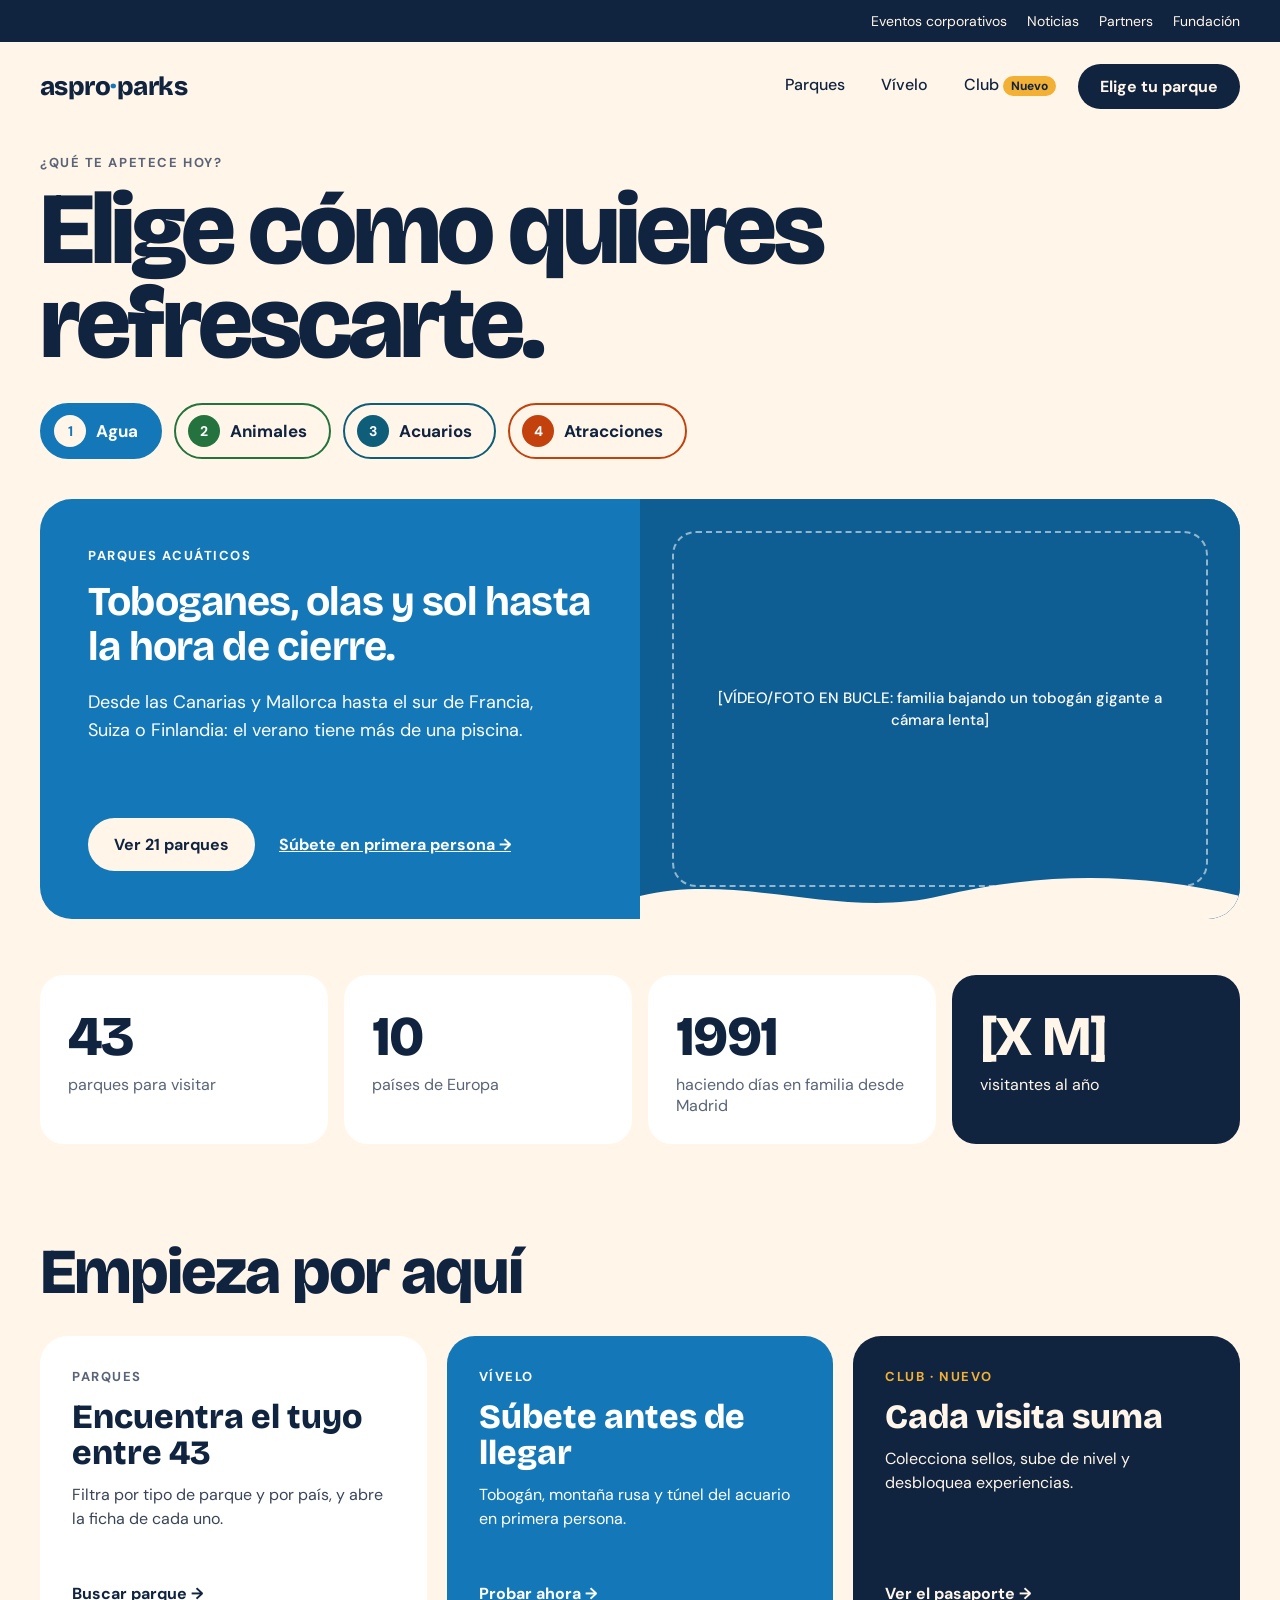
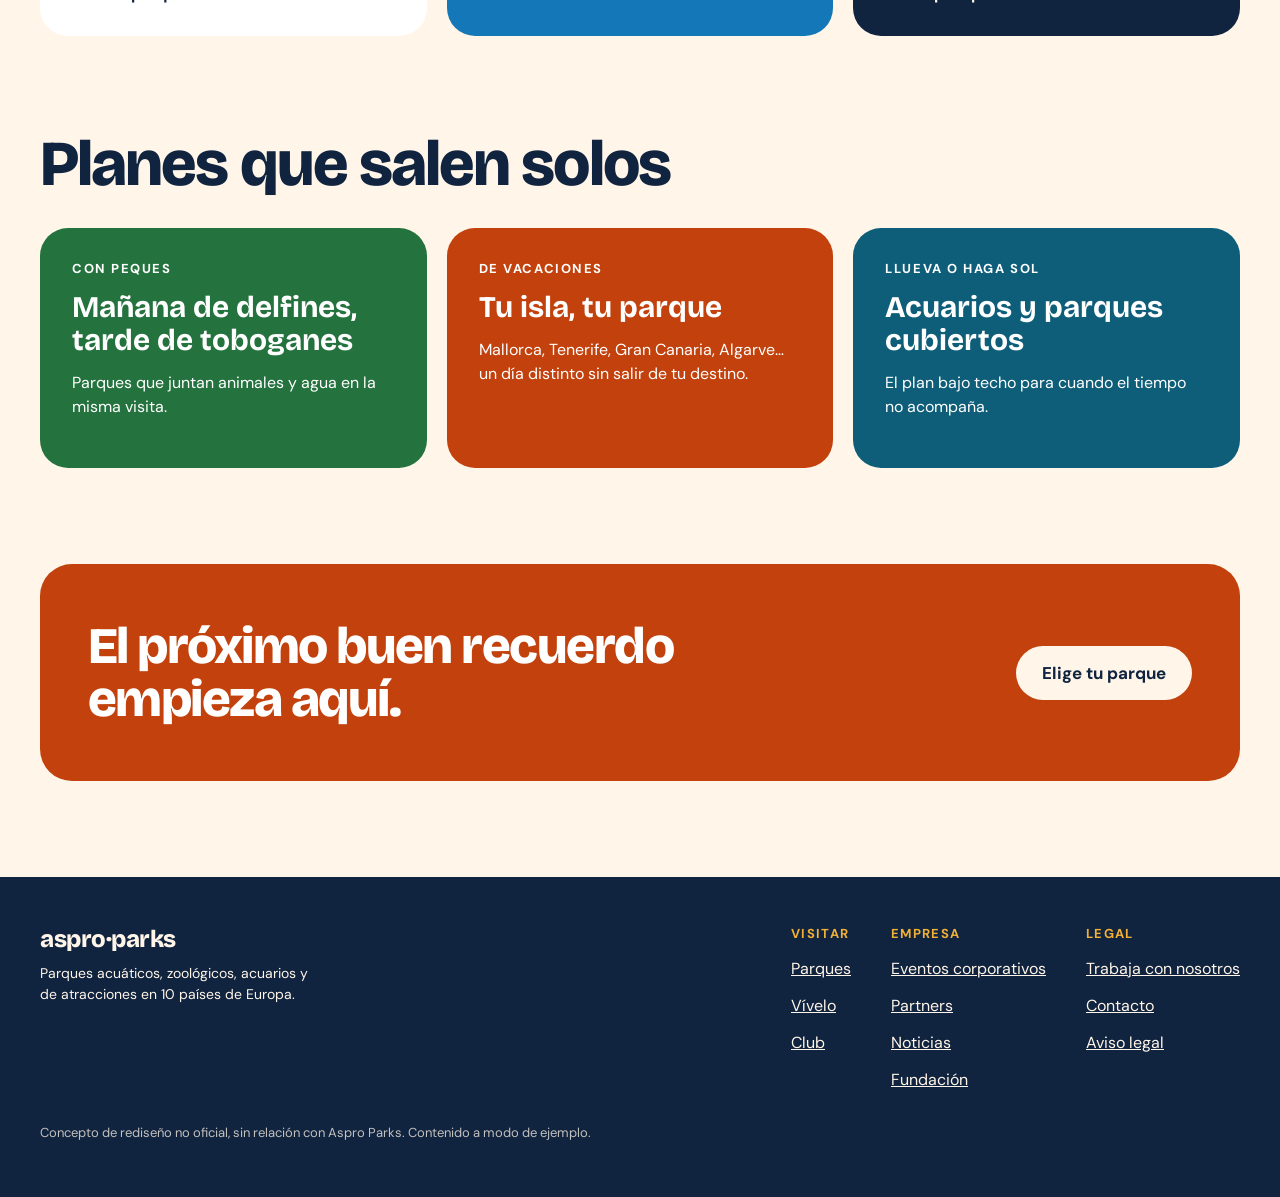
<file: index.html>
<!doctype html>
<html lang="es">
<head>
<meta charset="utf-8">
<meta name="viewport" content="width=device-width, initial-scale=1">
<title>Aspro Parks — Inicio (concepto)</title>
<link rel="preconnect" href="https://fonts.googleapis.com">
<link href="https://fonts.googleapis.com/css2?family=Bricolage+Grotesque:opsz,wght@12..96,500;12..96,700;12..96,800&family=DM+Sans:wght@400;500;700&display=swap" rel="stylesheet">
<link rel="stylesheet" href="assets/styles.css">
<style>
.mood { cursor: pointer; display: flex; align-items: center; gap: 10px; min-height: 52px; padding: 10px 22px 10px 12px; border-radius: 999px; border: 2px solid; font: 700 17px var(--sans); transition: transform .15s ease; }
.mood:hover { transform: translateY(-3px); }
.mood-dot { width: 32px; height: 32px; border-radius: 999px; display: flex; align-items: center; justify-content: center; font-size: 14px; }
.stat { flex: 1 1 220px; padding: 28px; border-radius: 24px; background: #fff; }
.stat-n { margin: 0; font-family: var(--display); font-weight: 800; font-size: 56px; letter-spacing: -.03em; }
.stat-l { margin: 4px 0 0; color: var(--muted); }
.tile { display: flex; flex-direction: column; justify-content: space-between; gap: 40px; padding: 32px; border-radius: 28px; text-decoration: none; min-height: 300px; }
.tile-title { margin: 14px 0 0; font-family: var(--display); font-weight: 800; font-size: 34px; line-height: 1.05; }
.plan { display: block; padding: 32px; border-radius: 28px; color: #fff; text-decoration: none; min-height: 240px; }
.plan:hover { color: #fff; }
.plan-title { margin: 14px 0 0; font-family: var(--display); font-weight: 700; font-size: 30px; line-height: 1.1; }
.tile-kicker { margin: 0; font-weight: 700; font-size: 13px; letter-spacing: .12em; text-transform: uppercase; }
</style>
</head>
<body data-page="home" data-accent="#1478B8">
<div id="site-header"></div>

<main>
  <section style="padding: 24px 24px 0">
    <div class="wrap">
      <p class="kicker">¿Qué te apetece hoy?</p>
      <h1 id="hero-title" style="margin: 0; font-family: var(--display); font-weight: 800; font-size: clamp(48px, 8vw, 112px); line-height: .92; letter-spacing: -.04em; max-width: 960px">Elige cómo quieres refrescarte.</h1>
      <div id="moods" style="display: flex; flex-wrap: wrap; gap: 12px; margin: 32px 0 0"></div>
    </div>
  </section>

  <section aria-label="Destacado" style="padding: 40px 24px 0">
    <div id="hero-panel" class="wrap" style="border-radius: 32px; overflow: hidden; background: #1478B8; color: #fff; display: flex; flex-wrap: wrap; transition: background .3s ease">
      <div style="flex: 1 1 420px; padding: 48px; display: flex; flex-direction: column; justify-content: space-between; gap: 32px">
        <div>
          <p id="hero-kicker" style="margin: 0 0 16px; font-weight: 700; letter-spacing: .12em; text-transform: uppercase; font-size: 13px"></p>
          <p id="hero-claim" style="margin: 0; font-family: var(--display); font-weight: 700; font-size: clamp(28px, 3.2vw, 42px); line-height: 1.08; letter-spacing: -.02em"></p>
          <p id="hero-body" style="margin: 20px 0 0; font-size: 18px; line-height: 1.55; max-width: 460px"></p>
        </div>
        <div style="display: flex; flex-wrap: wrap; align-items: center; gap: 16px">
          <a id="hero-cta" href="parques.html" class="btn btn-light"></a>
          <a href="vivelo.html" style="padding: 16px 8px; color: #fff; font-weight: 700">Súbete en primera persona →</a>
        </div>
      </div>
      <div id="hero-media-wrap" style="flex: 1 1 420px; min-height: 420px; position: relative; background: #0F5E93; display: flex; align-items: center; justify-content: center; padding: 32px; transition: background .3s ease">
        <div id="hero-media" style="width: 100%; height: 100%; min-height: 356px; border: 2px dashed rgba(255,255,255,.55); border-radius: 24px; display: flex; align-items: center; justify-content: center; text-align: center; padding: 24px; font-weight: 500; font-size: 15px; line-height: 1.5"></div>
        <svg aria-hidden="true" viewBox="0 0 600 60" preserveAspectRatio="none" style="position: absolute; left: 0; right: 0; bottom: -1px; width: 100%; height: 48px"><path d="M0 30 C 100 0, 200 60, 300 30 S 500 0, 600 30 L600 60 L0 60 Z" fill="#FFF6E9"></path></svg>
      </div>
    </div>
  </section>

  <section aria-label="El grupo en cifras" style="padding: 56px 24px 0">
    <div class="wrap" style="display: flex; flex-wrap: wrap; gap: 16px">
      <div class="stat"><p class="stat-n">43</p><p class="stat-l">parques para visitar</p></div>
      <div class="stat"><p class="stat-n">10</p><p class="stat-l">países de Europa</p></div>
      <div class="stat"><p class="stat-n">1991</p><p class="stat-l">haciendo días en familia desde Madrid</p></div>
      <div class="stat" style="background: var(--ink); color: var(--cream)"><p class="stat-n">[X M]</p><p class="stat-l" style="color: var(--cream)">visitantes al año</p></div>
    </div>
  </section>

  <section class="sec" aria-label="Explora">
    <div class="wrap">
      <h2 class="h2" style="margin-bottom: 32px">Empieza por aquí</h2>
      <div style="display: grid; grid-template-columns: repeat(auto-fit, minmax(300px, 1fr)); gap: 20px">
        <a href="parques.html" class="tile ap-card" style="background: #fff">
          <div>
            <p class="tile-kicker" style="color: var(--muted)">Parques</p>
            <p class="tile-title">Encuentra el tuyo entre 43</p>
            <p style="margin: 12px 0 0; line-height: 1.5; color: var(--body)">Filtra por tipo de parque y por país, y abre la ficha de cada uno.</p>
          </div>
          <span style="font-weight: 700">Buscar parque →</span>
        </a>
        <a href="vivelo.html" class="tile ap-card" style="background: var(--sea); color: #fff">
          <div>
            <p class="tile-kicker">Vívelo</p>
            <p class="tile-title">Súbete antes de llegar</p>
            <p style="margin: 12px 0 0; line-height: 1.5">Tobogán, montaña rusa y túnel del acuario en primera persona.</p>
          </div>
          <span style="font-weight: 700">Probar ahora →</span>
        </a>
        <a href="club.html" class="tile ap-card" style="background: var(--ink); color: var(--cream)">
          <div>
            <p class="tile-kicker" style="color: var(--sun)">Club · Nuevo</p>
            <p class="tile-title">Cada visita suma</p>
            <p style="margin: 12px 0 0; line-height: 1.5">Colecciona sellos, sube de nivel y desbloquea experiencias.</p>
          </div>
          <span style="font-weight: 700">Ver el pasaporte →</span>
        </a>
      </div>
    </div>
  </section>

  <section class="sec" aria-label="Planes">
    <div class="wrap">
      <h2 class="h2" style="margin-bottom: 32px">Planes que salen solos</h2>
      <div style="display: grid; grid-template-columns: repeat(auto-fit, minmax(300px, 1fr)); gap: 20px">
        <a href="parques.html" class="plan ap-card" style="background: var(--jungle)">
          <p class="tile-kicker">Con peques</p>
          <p class="plan-title">Mañana de delfines, tarde de toboganes</p>
          <p style="margin: 14px 0 0; line-height: 1.5">Parques que juntan animales y agua en la misma visita.</p>
        </a>
        <a href="parques.html" class="plan ap-card" style="background: var(--clay)">
          <p class="tile-kicker">De vacaciones</p>
          <p class="plan-title">Tu isla, tu parque</p>
          <p style="margin: 14px 0 0; line-height: 1.5">Mallorca, Tenerife, Gran Canaria, Algarve… un día distinto sin salir de tu destino.</p>
        </a>
        <a href="parques.html" class="plan ap-card" style="background: var(--deep)">
          <p class="tile-kicker">Llueva o haga sol</p>
          <p class="plan-title">Acuarios y parques cubiertos</p>
          <p style="margin: 14px 0 0; line-height: 1.5">El plan bajo techo para cuando el tiempo no acompaña.</p>
        </a>
      </div>
    </div>
  </section>

  <section style="padding: 96px 24px">
    <div class="wrap" style="border-radius: 32px; background: var(--clay); color: #fff; padding: 56px 48px; display: flex; flex-wrap: wrap; align-items: center; justify-content: space-between; gap: 24px">
      <p style="margin: 0; font-family: var(--display); font-weight: 800; font-size: clamp(32px, 4vw, 52px); line-height: 1.02; letter-spacing: -.03em; max-width: 640px">El próximo buen recuerdo empieza aquí.</p>
      <a href="parques.html" class="btn btn-light" style="font-size: 17px">Elige tu parque</a>
    </div>
  </section>
</main>

<div id="site-footer"></div>
<script src="assets/site.js"></script>
<script src="assets/home.js"></script>
</body>
</html>
</file>
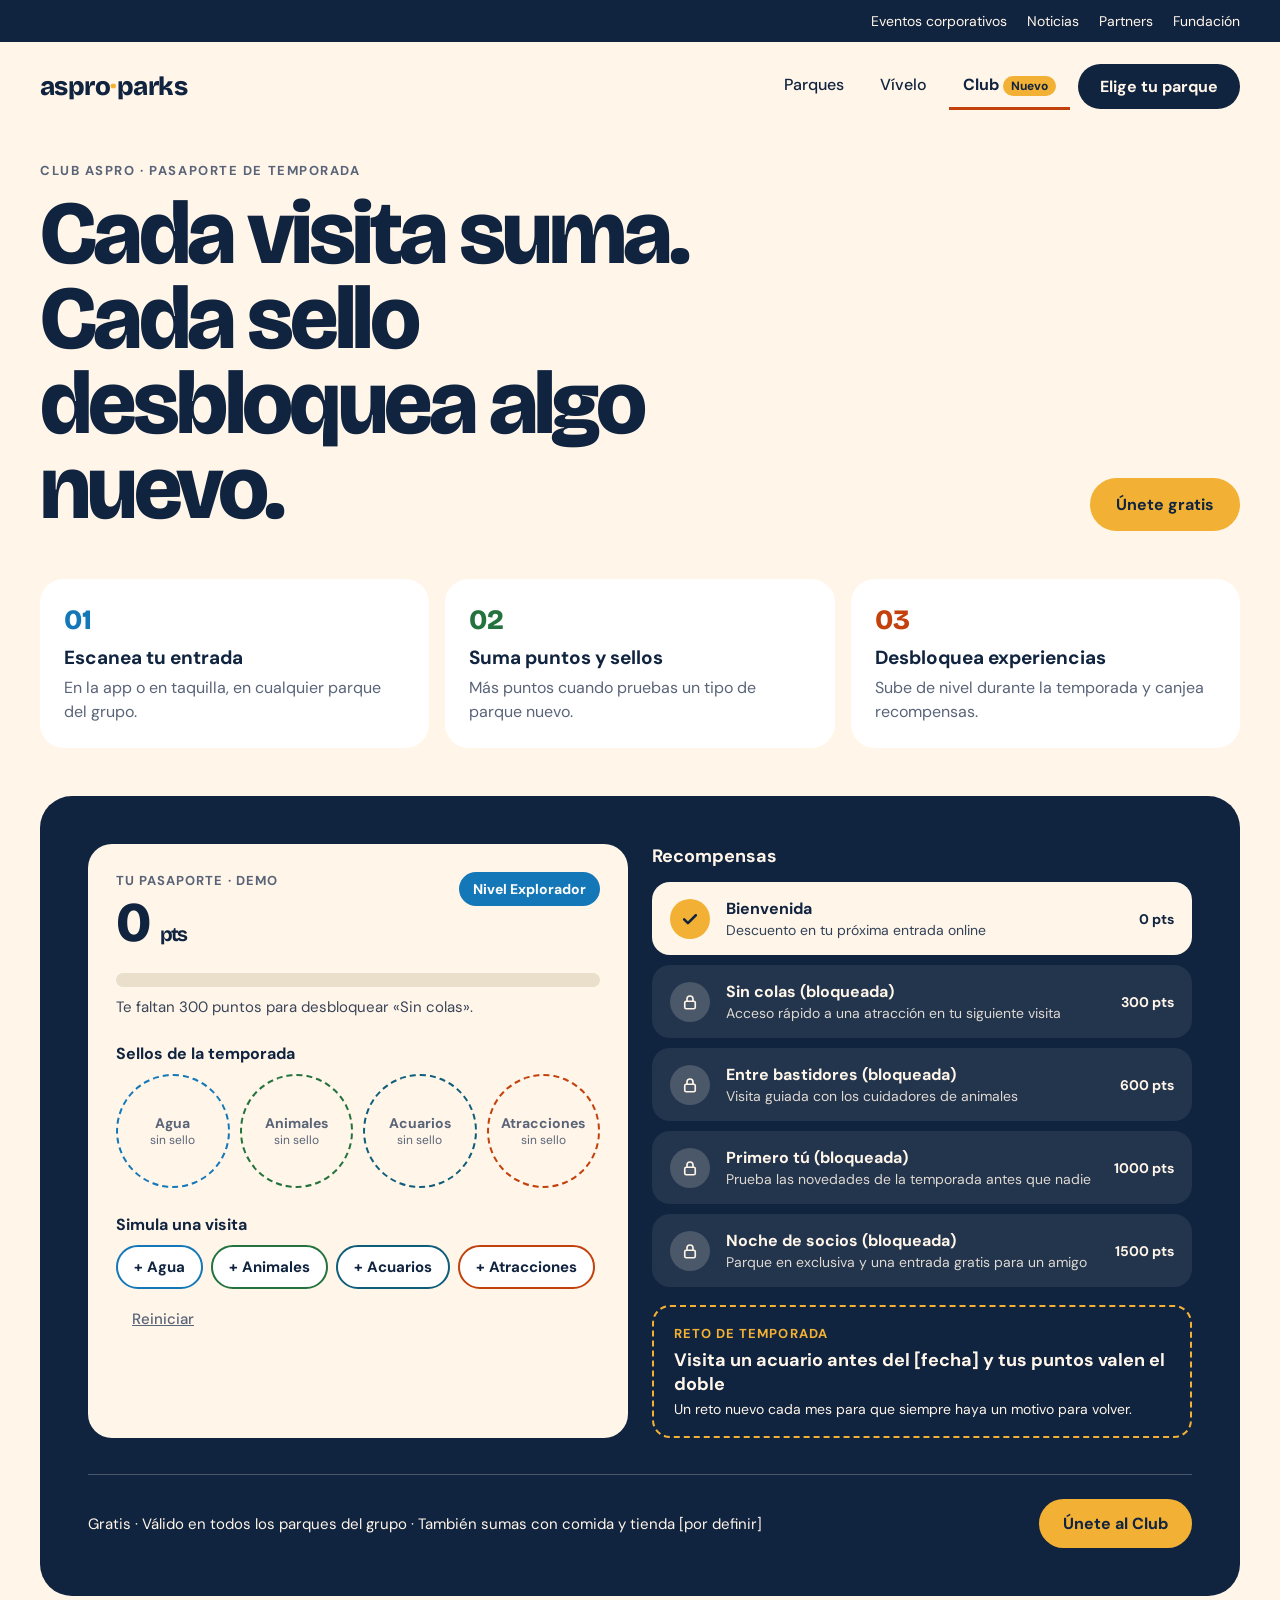
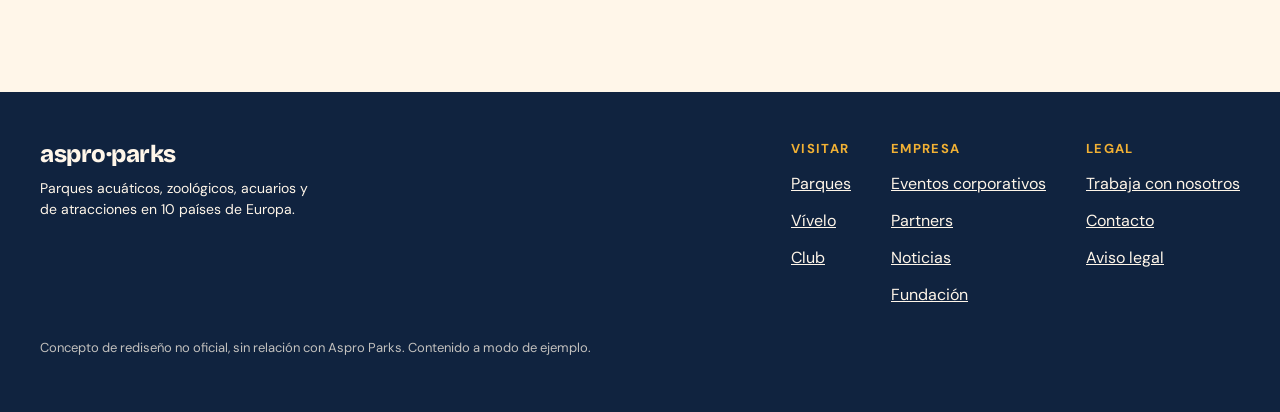
<file: club.html>
<!doctype html>
<html lang="es">
<head>
<meta charset="utf-8">
<meta name="viewport" content="width=device-width, initial-scale=1">
<title>Aspro Parks — Club (concepto)</title>
<link rel="preconnect" href="https://fonts.googleapis.com">
<link href="https://fonts.googleapis.com/css2?family=Bricolage+Grotesque:opsz,wght@12..96,500;12..96,700;12..96,800&family=DM+Sans:wght@400;500;700&display=swap" rel="stylesheet">
<link rel="stylesheet" href="assets/styles.css">
<style>
.step-n { margin: 0; font-family: var(--display); font-weight: 800; font-size: 28px; }
.step-t { margin: 8px 0 0; font-weight: 700; font-size: 19px; }
.step-d { margin: 6px 0 0; color: var(--muted); line-height: 1.5; }
.passport { flex: 1 1 440px; border-radius: 24px; background: var(--cream); color: var(--ink); padding: 28px; }
.bar { margin: 22px 0 0; height: 14px; border-radius: 999px; background: #EADFCB; overflow: hidden; }
.bar-fill { height: 100%; width: 0; background: var(--clay); border-radius: 999px; transition: width .5s ease; }
.stamps { display: grid; grid-template-columns: repeat(4, minmax(0, 1fr)); gap: 10px; }
.stamp { aspect-ratio: 1 / 1; border-radius: 999px; border: 2px dashed; display: flex; flex-direction: column; align-items: center; justify-content: center; text-align: center; padding: 6px; }
.stamp b { font-size: 14px; }
.stamp span { font-size: 12px; }
.visit { cursor: pointer; min-height: 44px; padding: 10px 16px; border-radius: 999px; border: 2px solid; background: #fff; color: var(--ink); font: 700 15px var(--sans); }
.reward { display: flex; align-items: center; gap: 16px; padding: 16px 18px; border-radius: 18px; transition: background .3s ease; }
.reward-icon { flex: none; width: 40px; height: 40px; border-radius: 999px; display: flex; align-items: center; justify-content: center; }
.flash { animation: flash .6s ease; }
@keyframes flash { 0% { transform: scale(1); } 40% { transform: scale(1.03); } 100% { transform: scale(1); } }
@media (prefers-reduced-motion: reduce) { .flash { animation: none; } .bar-fill { transition: none; } }
</style>
</head>
<body data-page="club" data-accent="#F2B134">
<div id="site-header"></div>

<main>
  <section class="sec-first">
    <div class="wrap row-wrap between">
      <div style="max-width: 760px">
        <p class="kicker">Club Aspro · Pasaporte de temporada</p>
        <h1 class="display">Cada visita suma. Cada sello desbloquea algo nuevo.</h1>
      </div>
      <a href="#" class="btn btn-sun">Únete gratis</a>
    </div>
  </section>

  <section aria-label="Cómo funciona" style="padding: 48px 24px 0">
    <div class="wrap grid-auto">
      <div class="card" style="padding: 24px"><p class="step-n" style="color: var(--sea)">01</p><p class="step-t">Escanea tu entrada</p><p class="step-d">En la app o en taquilla, en cualquier parque del grupo.</p></div>
      <div class="card" style="padding: 24px"><p class="step-n" style="color: var(--jungle)">02</p><p class="step-t">Suma puntos y sellos</p><p class="step-d">Más puntos cuando pruebas un tipo de parque nuevo.</p></div>
      <div class="card" style="padding: 24px"><p class="step-n" style="color: var(--clay)">03</p><p class="step-t">Desbloquea experiencias</p><p class="step-d">Sube de nivel durante la temporada y canjea recompensas.</p></div>
    </div>
  </section>

  <section aria-label="Tu pasaporte" style="padding: 48px 24px 96px">
    <div class="wrap" style="border-radius: 32px; background: var(--ink); color: var(--cream); padding: 48px">
      <div style="display: flex; flex-wrap: wrap; gap: 24px">
        <div class="passport">
          <div style="display: flex; flex-wrap: wrap; justify-content: space-between; align-items: flex-start; gap: 12px">
            <div>
              <p style="margin: 0; font-size: 13px; color: var(--muted); font-weight: 700; letter-spacing: .08em; text-transform: uppercase">Tu pasaporte · demo</p>
              <p style="margin: 6px 0 0; font-family: var(--display); font-weight: 800; font-size: 56px; line-height: 1; letter-spacing: -.03em"><span id="points">0</span> <span style="font-size: 20px; font-weight: 700">pts</span></p>
            </div>
            <span id="tier" style="padding: 8px 14px; border-radius: 999px; color: #fff; font-weight: 700; font-size: 14px"></span>
          </div>
          <div id="bar" class="bar" role="progressbar" aria-label="Progreso de la temporada" aria-valuemin="0" aria-valuemax="1500" aria-valuenow="0"><div id="bar-fill" class="bar-fill"></div></div>
          <p id="next" style="margin: 10px 0 0; font-size: 15px; color: var(--body)"></p>
          <p style="margin: 26px 0 10px; font-weight: 700">Sellos de la temporada</p>
          <div id="stamps" class="stamps"></div>
          <p style="margin: 26px 0 10px; font-weight: 700">Simula una visita</p>
          <div id="visits" style="display: flex; flex-wrap: wrap; gap: 8px"></div>
          <p id="msg" role="status" hidden style="margin: 14px 0 0; padding: 12px 16px; border-radius: 14px; background: var(--ink); color: var(--cream); font-weight: 700"></p>
        </div>

        <div style="flex: 1 1 440px; display: flex; flex-direction: column; gap: 10px">
          <p style="margin: 0 0 4px; font-weight: 700; font-size: 18px">Recompensas</p>
          <div id="rewards" style="display: flex; flex-direction: column; gap: 10px"></div>
          <div style="margin: 8px 0 0; padding: 18px 20px; border-radius: 18px; border: 2px dashed var(--sun)">
            <p style="margin: 0; font-weight: 700; color: var(--sun); font-size: 13px; letter-spacing: .08em; text-transform: uppercase">Reto de temporada</p>
            <p style="margin: 6px 0 0; font-weight: 700; font-size: 18px">Visita un acuario antes del [fecha] y tus puntos valen el doble</p>
            <p style="margin: 4px 0 0; font-size: 14px">Un reto nuevo cada mes para que siempre haya un motivo para volver.</p>
          </div>
        </div>
      </div>
      <div style="display: flex; flex-wrap: wrap; align-items: center; justify-content: space-between; gap: 16px; margin: 36px 0 0; padding: 24px 0 0; border-top: 1px solid rgba(255,246,233,.25)">
        <p style="margin: 0; font-size: 15px">Gratis · Válido en todos los parques del grupo · También sumas con comida y tienda [por definir]</p>
        <a href="#" class="btn btn-sun" style="padding: 14px 24px">Únete al Club</a>
      </div>
    </div>
  </section>
</main>

<div id="site-footer"></div>
<script src="assets/site.js"></script>
<script src="assets/club.js"></script>
</body>
</html>
</file>
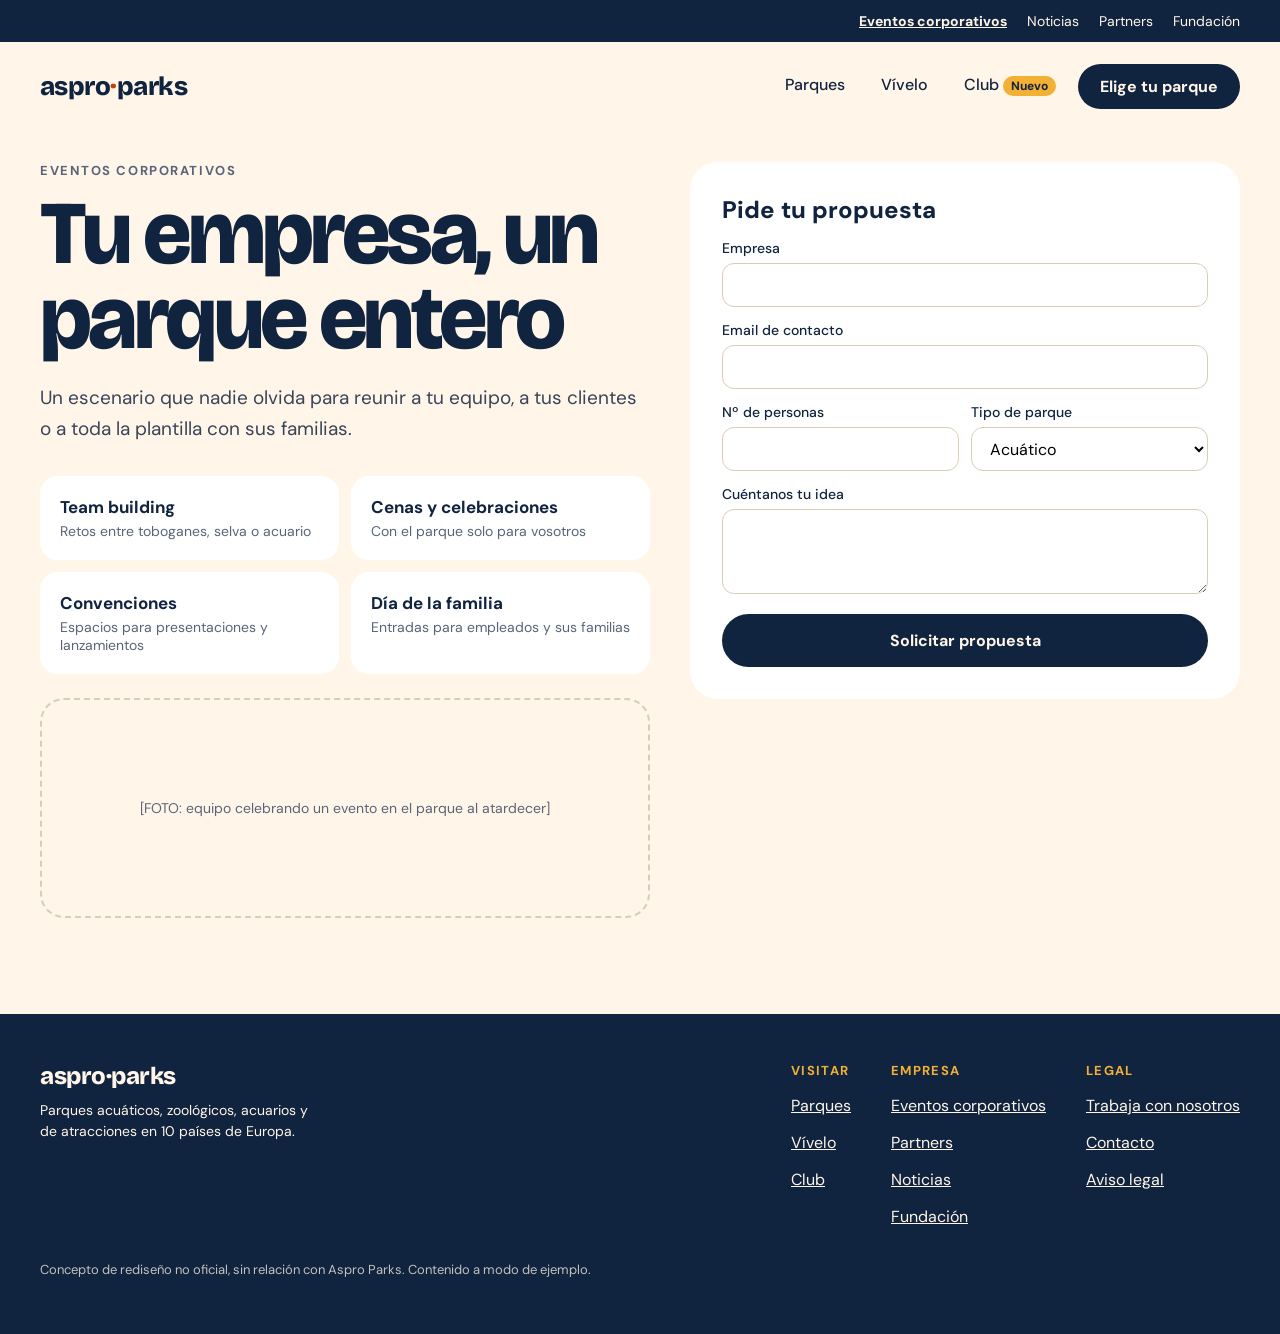
<file: eventos.html>
<!doctype html>
<html lang="es">
<head>
<meta charset="utf-8">
<meta name="viewport" content="width=device-width, initial-scale=1">
<title>Aspro Parks — Eventos corporativos (concepto)</title>
<link rel="preconnect" href="https://fonts.googleapis.com">
<link href="https://fonts.googleapis.com/css2?family=Bricolage+Grotesque:opsz,wght@12..96,500;12..96,700;12..96,800&family=DM+Sans:wght@400;500;700&display=swap" rel="stylesheet">
<link rel="stylesheet" href="assets/styles.css">
<style>
.format { padding: 20px; border-radius: 18px; background: #fff; }
.format-t { margin: 0; font-weight: 700; font-size: 17px; }
.format-d { margin: 4px 0 0; font-size: 14px; color: var(--muted); }
</style>
</head>
<body data-page="eventos" data-accent="#C2410C">
<div id="site-header"></div>

<main class="sec-first sec-last">
  <div class="wrap" style="display: flex; flex-wrap: wrap; gap: 40px">
    <div style="flex: 1 1 460px">
      <p class="kicker">Eventos corporativos</p>
      <h1 class="display">Tu empresa, un parque entero</h1>
      <p class="lead">Un escenario que nadie olvida para reunir a tu equipo, a tus clientes o a toda la plantilla con sus familias.</p>
      <div style="display: grid; grid-template-columns: repeat(2, minmax(0, 1fr)); gap: 12px; margin: 32px 0 0">
        <div class="format"><p class="format-t">Team building</p><p class="format-d">Retos entre toboganes, selva o acuario</p></div>
        <div class="format"><p class="format-t">Cenas y celebraciones</p><p class="format-d">Con el parque solo para vosotros</p></div>
        <div class="format"><p class="format-t">Convenciones</p><p class="format-d">Espacios para presentaciones y lanzamientos</p></div>
        <div class="format"><p class="format-t">Día de la familia</p><p class="format-d">Entradas para empleados y sus familias</p></div>
      </div>
      <div class="placeholder" style="margin: 24px 0 0; height: 220px">[FOTO: equipo celebrando un evento en el parque al atardecer]</div>
    </div>

    <div style="flex: 1 1 400px; align-self: flex-start; border-radius: 28px; background: #fff; padding: 32px">
      <form id="event-form" style="display: flex; flex-direction: column; gap: 14px">
        <h2 style="margin: 0; font-weight: 800; font-size: 24px">Pide tu propuesta</h2>
        <label class="field">Empresa<input type="text" name="empresa" required></label>
        <label class="field">Email de contacto<input type="email" name="email" required></label>
        <div style="display: flex; gap: 12px">
          <label class="field" style="flex: 1">Nº de personas<input type="number" name="personas" min="1"></label>
          <label class="field" style="flex: 1">Tipo de parque<select name="tipo"><option>Acuático</option><option>Animales</option><option>Acuario</option><option>Atracciones</option></select></label>
        </div>
        <label class="field">Cuéntanos tu idea<textarea name="idea" rows="3"></textarea></label>
        <button type="submit" class="btn btn-dark" style="margin-top: 6px; min-height: 52px">Solicitar propuesta</button>
      </form>
      <div id="thanks" role="status" hidden style="min-height: 380px; display: flex; flex-direction: column; justify-content: center; gap: 12px">
        <p style="margin: 0; font-family: var(--display); font-weight: 800; font-size: 32px">¡Gracias!</p>
        <p style="margin: 0; color: var(--body); line-height: 1.55">En la web real, la solicitud llegaría al equipo comercial del parque elegido. En esta demo no se envía ni se guarda nada.</p>
        <button type="button" id="back" class="btn" style="align-self: flex-start; padding: 10px 20px; border: 2px solid var(--ink); background: transparent; color: var(--ink)">Volver al formulario</button>
      </div>
    </div>
  </div>
</main>

<div id="site-footer"></div>
<script src="assets/site.js"></script>
<script>
  (function () {
    var form = document.getElementById('event-form'), thanks = document.getElementById('thanks');
    form.addEventListener('submit', function (e) { e.preventDefault(); form.reset(); form.hidden = true; thanks.hidden = false; });
    document.getElementById('back').addEventListener('click', function () { thanks.hidden = true; form.hidden = false; });
  })();
</script>
</body>
</html>
</file>
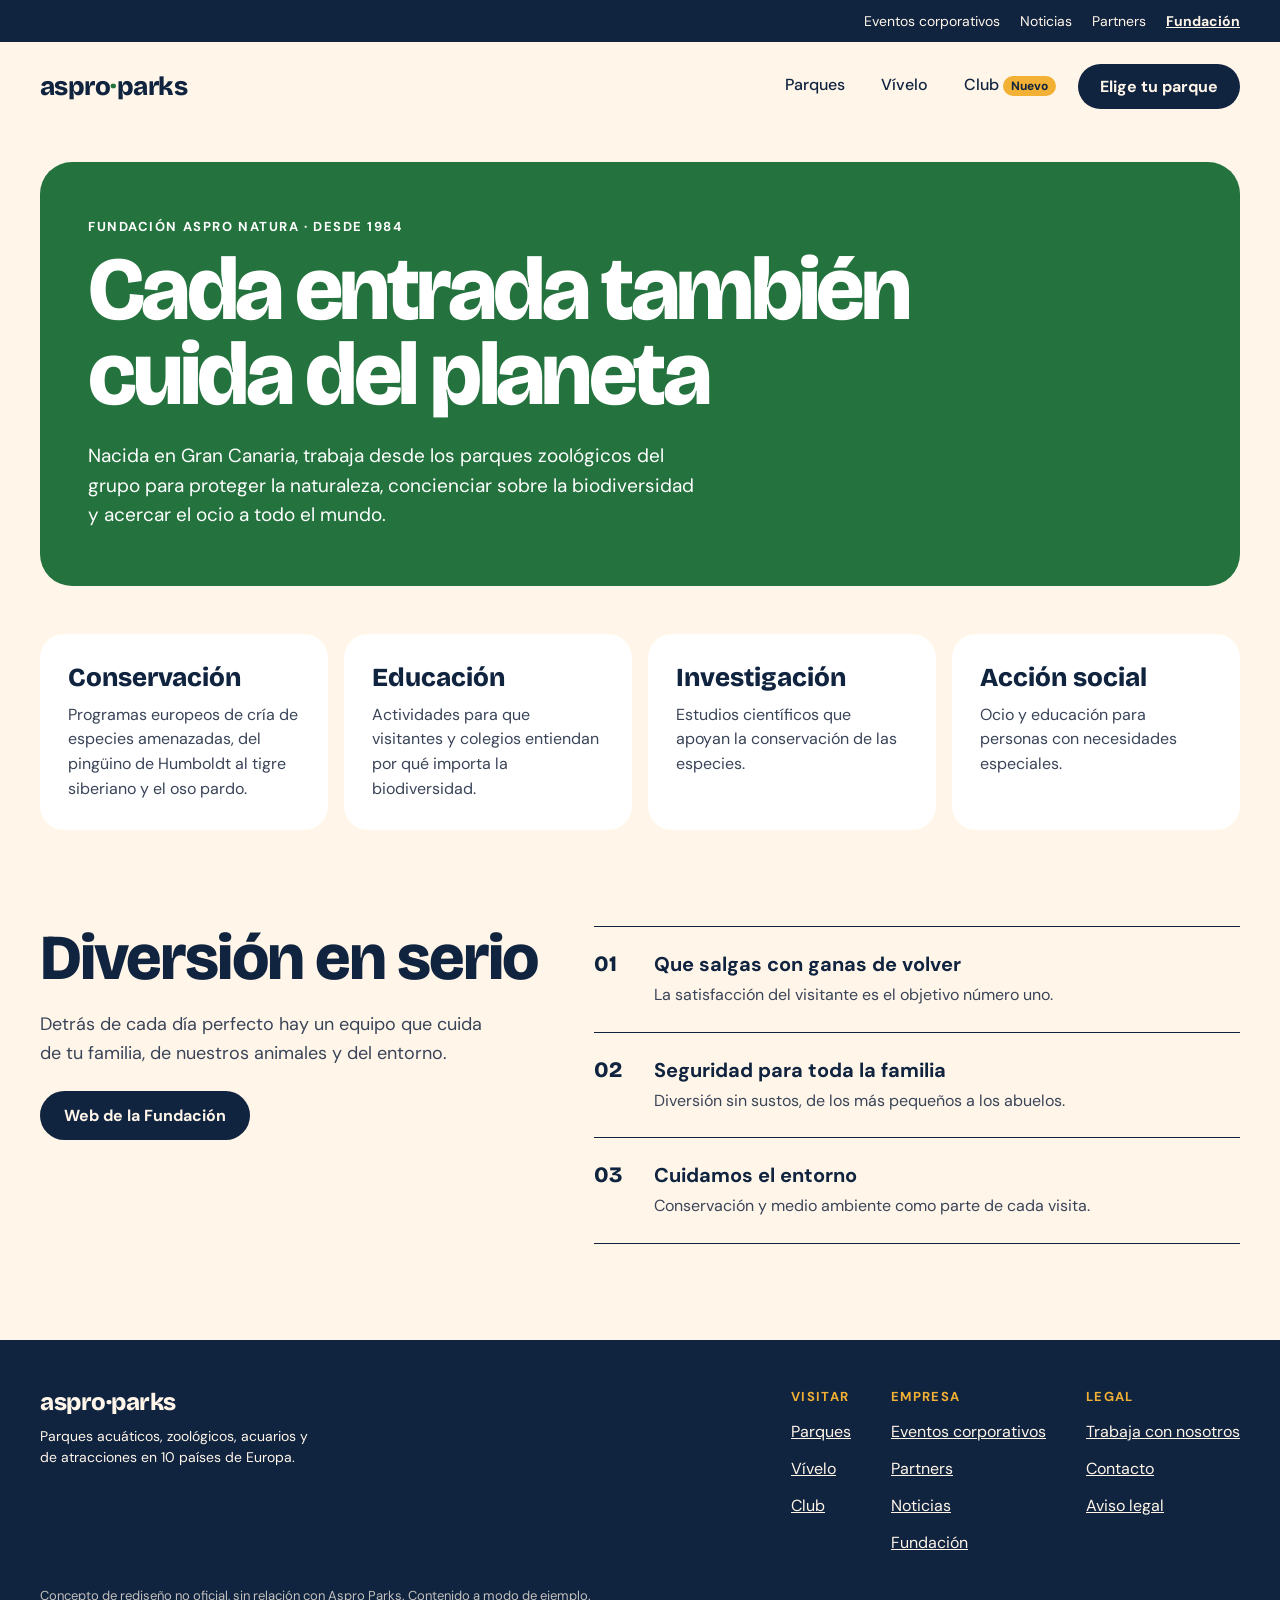
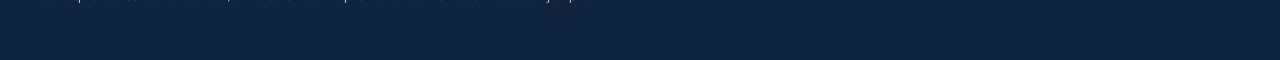
<file: fundacion.html>
<!doctype html>
<html lang="es">
<head>
<meta charset="utf-8">
<meta name="viewport" content="width=device-width, initial-scale=1">
<title>Aspro Parks — Fundación (concepto)</title>
<link rel="preconnect" href="https://fonts.googleapis.com">
<link href="https://fonts.googleapis.com/css2?family=Bricolage+Grotesque:opsz,wght@12..96,500;12..96,700;12..96,800&family=DM+Sans:wght@400;500;700&display=swap" rel="stylesheet">
<link rel="stylesheet" href="assets/styles.css">
<style>
.area-t { margin: 0; font-family: var(--display); font-weight: 800; font-size: 26px; }
.area-d { margin: 10px 0 0; line-height: 1.55; color: var(--body); }
.pledge { display: flex; gap: 20px; padding: 24px 0; border-top: 1.5px solid var(--ink); }
.pledge-n { font-family: var(--display); font-weight: 800; font-size: 22px; min-width: 40px; }
.pledge-t { margin: 0; font-weight: 700; font-size: 20px; }
.pledge-d { margin: 6px 0 0; color: var(--body); line-height: 1.55; }
</style>
</head>
<body data-page="fundacion" data-accent="#24733E">
<div id="site-header"></div>

<main>
  <section class="sec-first">
    <div class="wrap" style="border-radius: 32px; background: var(--jungle); color: #fff; padding: 56px 48px">
      <p class="kicker" style="color: #fff">Fundación Aspro Natura · desde 1984</p>
      <h1 class="display" style="max-width: 900px">Cada entrada también cuida del planeta</h1>
      <p style="margin: 24px 0 0; max-width: 620px; font-size: 19px; line-height: 1.55">Nacida en Gran Canaria, trabaja desde los parques zoológicos del grupo para proteger la naturaleza, concienciar sobre la biodiversidad y acercar el ocio a todo el mundo.</p>
    </div>
  </section>

  <section aria-label="Áreas de trabajo" style="padding: 48px 24px 0">
    <div class="wrap grid-auto">
      <div class="card" style="padding: 28px"><h2 class="area-t">Conservación</h2><p class="area-d">Programas europeos de cría de especies amenazadas, del pingüino de Humboldt al tigre siberiano y el oso pardo.</p></div>
      <div class="card" style="padding: 28px"><h2 class="area-t">Educación</h2><p class="area-d">Actividades para que visitantes y colegios entiendan por qué importa la biodiversidad.</p></div>
      <div class="card" style="padding: 28px"><h2 class="area-t">Investigación</h2><p class="area-d">Estudios científicos que apoyan la conservación de las especies.</p></div>
      <div class="card" style="padding: 28px"><h2 class="area-t">Acción social</h2><p class="area-d">Ocio y educación para personas con necesidades especiales.</p></div>
    </div>
  </section>

  <section aria-label="Nuestros compromisos" style="padding: 96px 24px">
    <div class="wrap" style="display: flex; flex-wrap: wrap; gap: 48px">
      <div style="flex: 1 1 380px">
        <h2 class="h2">Diversión en serio</h2>
        <p style="margin: 20px 0 0; font-size: 18px; line-height: 1.6; color: var(--body); max-width: 460px">Detrás de cada día perfecto hay un equipo que cuida de tu familia, de nuestros animales y del entorno.</p>
        <a href="https://www.asproparks.com/en/foundation/" target="_blank" rel="noopener" class="btn btn-dark" style="margin-top: 24px; padding: 14px 24px">Web de la Fundación</a>
      </div>
      <div style="flex: 1 1 520px">
        <div class="pledge"><span class="pledge-n">01</span><div><p class="pledge-t">Que salgas con ganas de volver</p><p class="pledge-d">La satisfacción del visitante es el objetivo número uno.</p></div></div>
        <div class="pledge"><span class="pledge-n">02</span><div><p class="pledge-t">Seguridad para toda la familia</p><p class="pledge-d">Diversión sin sustos, de los más pequeños a los abuelos.</p></div></div>
        <div class="pledge" style="border-bottom: 1.5px solid var(--ink)"><span class="pledge-n">03</span><div><p class="pledge-t">Cuidamos el entorno</p><p class="pledge-d">Conservación y medio ambiente como parte de cada visita.</p></div></div>
      </div>
    </div>
  </section>
</main>

<div id="site-footer"></div>
<script src="assets/site.js"></script>
</body>
</html>
</file>
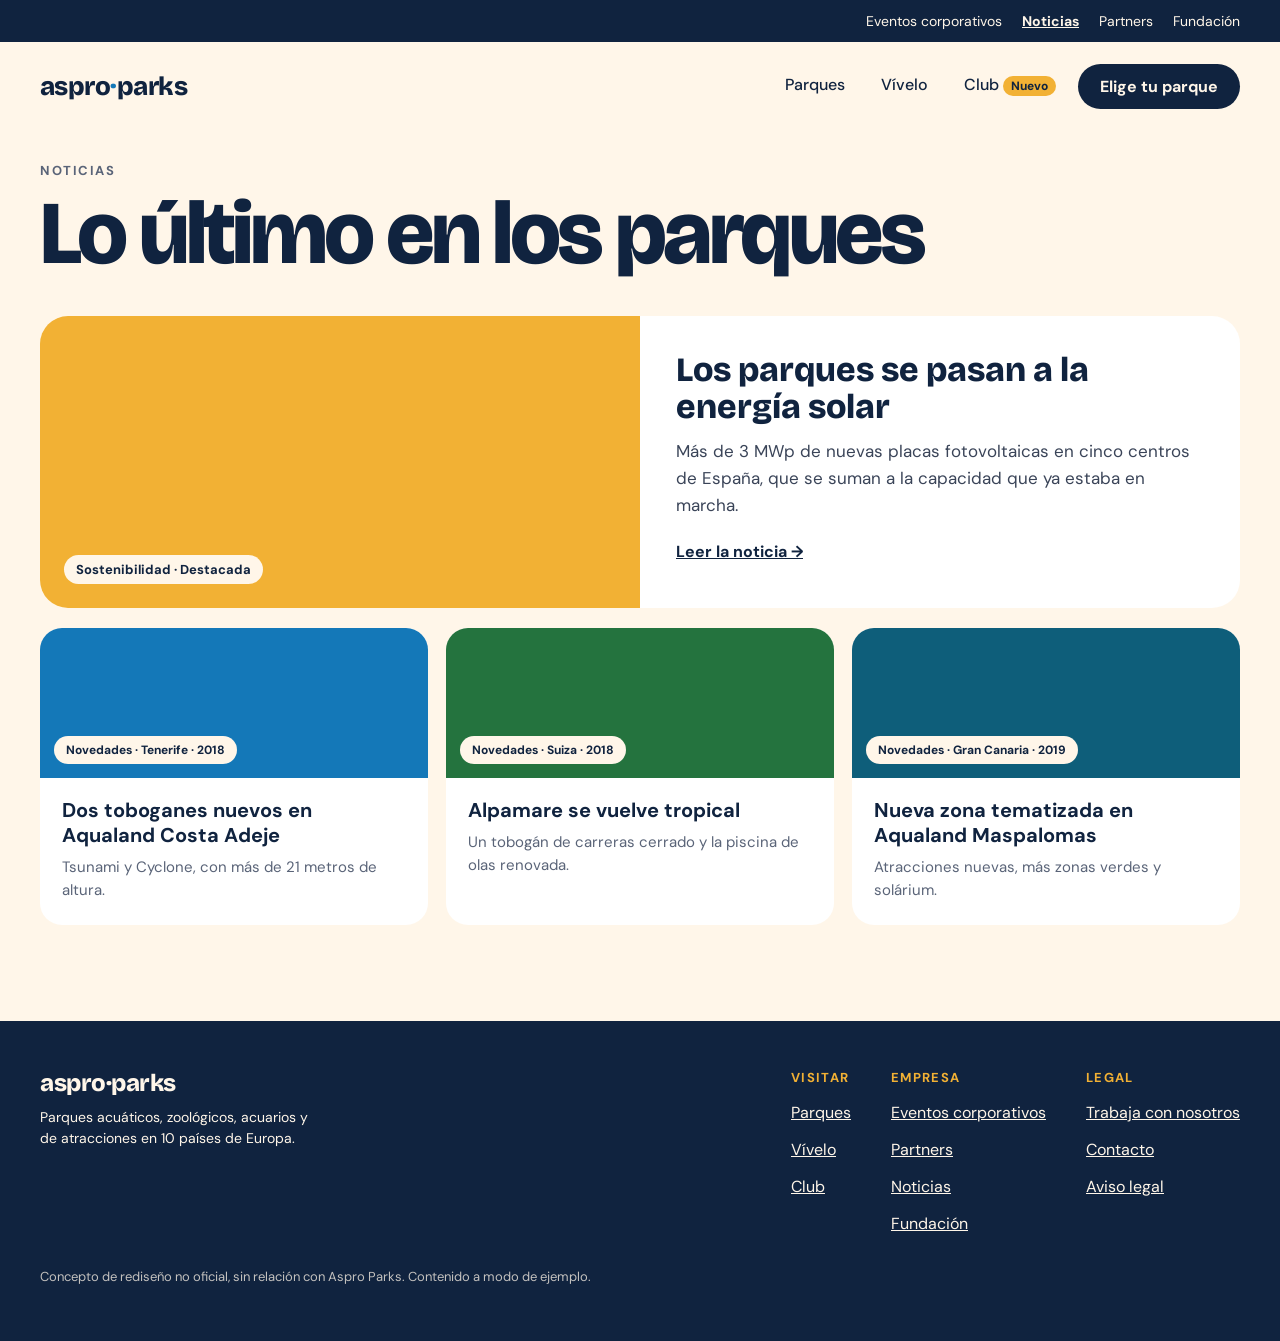
<file: noticias.html>
<!doctype html>
<html lang="es">
<head>
<meta charset="utf-8">
<meta name="viewport" content="width=device-width, initial-scale=1">
<title>Aspro Parks — Noticias (concepto)</title>
<link rel="preconnect" href="https://fonts.googleapis.com">
<link href="https://fonts.googleapis.com/css2?family=Bricolage+Grotesque:opsz,wght@12..96,500;12..96,700;12..96,800&family=DM+Sans:wght@400;500;700&display=swap" rel="stylesheet">
<link rel="stylesheet" href="assets/styles.css">
<style>
.news { border-radius: 22px; background: #fff; overflow: hidden; }
.news-top { height: 150px; display: flex; align-items: flex-end; padding: 14px; }
.news-body { padding: 20px 22px 24px; }
.news-t { margin: 0; font-size: 20px; line-height: 1.25; }
.news-d { margin: 8px 0 0; color: var(--muted); font-size: 15px; line-height: 1.5; }
</style>
</head>
<body data-page="noticias" data-accent="#1478B8">
<div id="site-header"></div>

<main class="sec-first sec-last">
  <div class="wrap">
    <p class="kicker">Noticias</p>
    <h1 class="display">Lo último en los parques</h1>

    <article class="ap-card" style="margin: 40px 0 0; border-radius: 28px; background: #fff; overflow: hidden; display: flex; flex-wrap: wrap">
      <div style="flex: 1 1 420px; min-height: 280px; background: var(--sun); display: flex; align-items: flex-end; padding: 24px"><span class="pill">Sostenibilidad · Destacada</span></div>
      <div style="flex: 1 1 420px; padding: 36px; display: flex; flex-direction: column; justify-content: center; gap: 12px">
        <h2 style="margin: 0; font-family: var(--display); font-weight: 800; font-size: 34px; line-height: 1.08">Los parques se pasan a la energía solar</h2>
        <p style="margin: 0; font-size: 17px; line-height: 1.6; color: var(--body)">Más de 3 MWp de nuevas placas fotovoltaicas en cinco centros de España, que se suman a la capacidad que ya estaba en marcha.</p>
        <a href="https://www.asproparks.com/en/la-revolucion-verde-de-aspro-parks-potenciando-la-diversion-sostenible-con-energia-solar-fotovoltaica/" target="_blank" rel="noopener" style="font-weight: 700; padding: 10px 0">Leer la noticia →</a>
      </div>
    </article>

    <div style="display: grid; grid-template-columns: repeat(auto-fit, minmax(280px, 1fr)); gap: 18px; margin: 20px 0 0">
      <article class="news ap-card">
        <div class="news-top" style="background: var(--sea)"><span class="pill" style="font-size: 12px">Novedades · Tenerife · 2018</span></div>
        <div class="news-body"><h2 class="news-t">Dos toboganes nuevos en Aqualand Costa Adeje</h2><p class="news-d">Tsunami y Cyclone, con más de 21 metros de altura.</p></div>
      </article>
      <article class="news ap-card">
        <div class="news-top" style="background: var(--jungle)"><span class="pill" style="font-size: 12px">Novedades · Suiza · 2018</span></div>
        <div class="news-body"><h2 class="news-t">Alpamare se vuelve tropical</h2><p class="news-d">Un tobogán de carreras cerrado y la piscina de olas renovada.</p></div>
      </article>
      <article class="news ap-card">
        <div class="news-top" style="background: var(--deep)"><span class="pill" style="font-size: 12px">Novedades · Gran Canaria · 2019</span></div>
        <div class="news-body"><h2 class="news-t">Nueva zona tematizada en Aqualand Maspalomas</h2><p class="news-d">Atracciones nuevas, más zonas verdes y solárium.</p></div>
      </article>
    </div>
  </div>
</main>

<div id="site-footer"></div>
<script src="assets/site.js"></script>
</body>
</html>
</file>
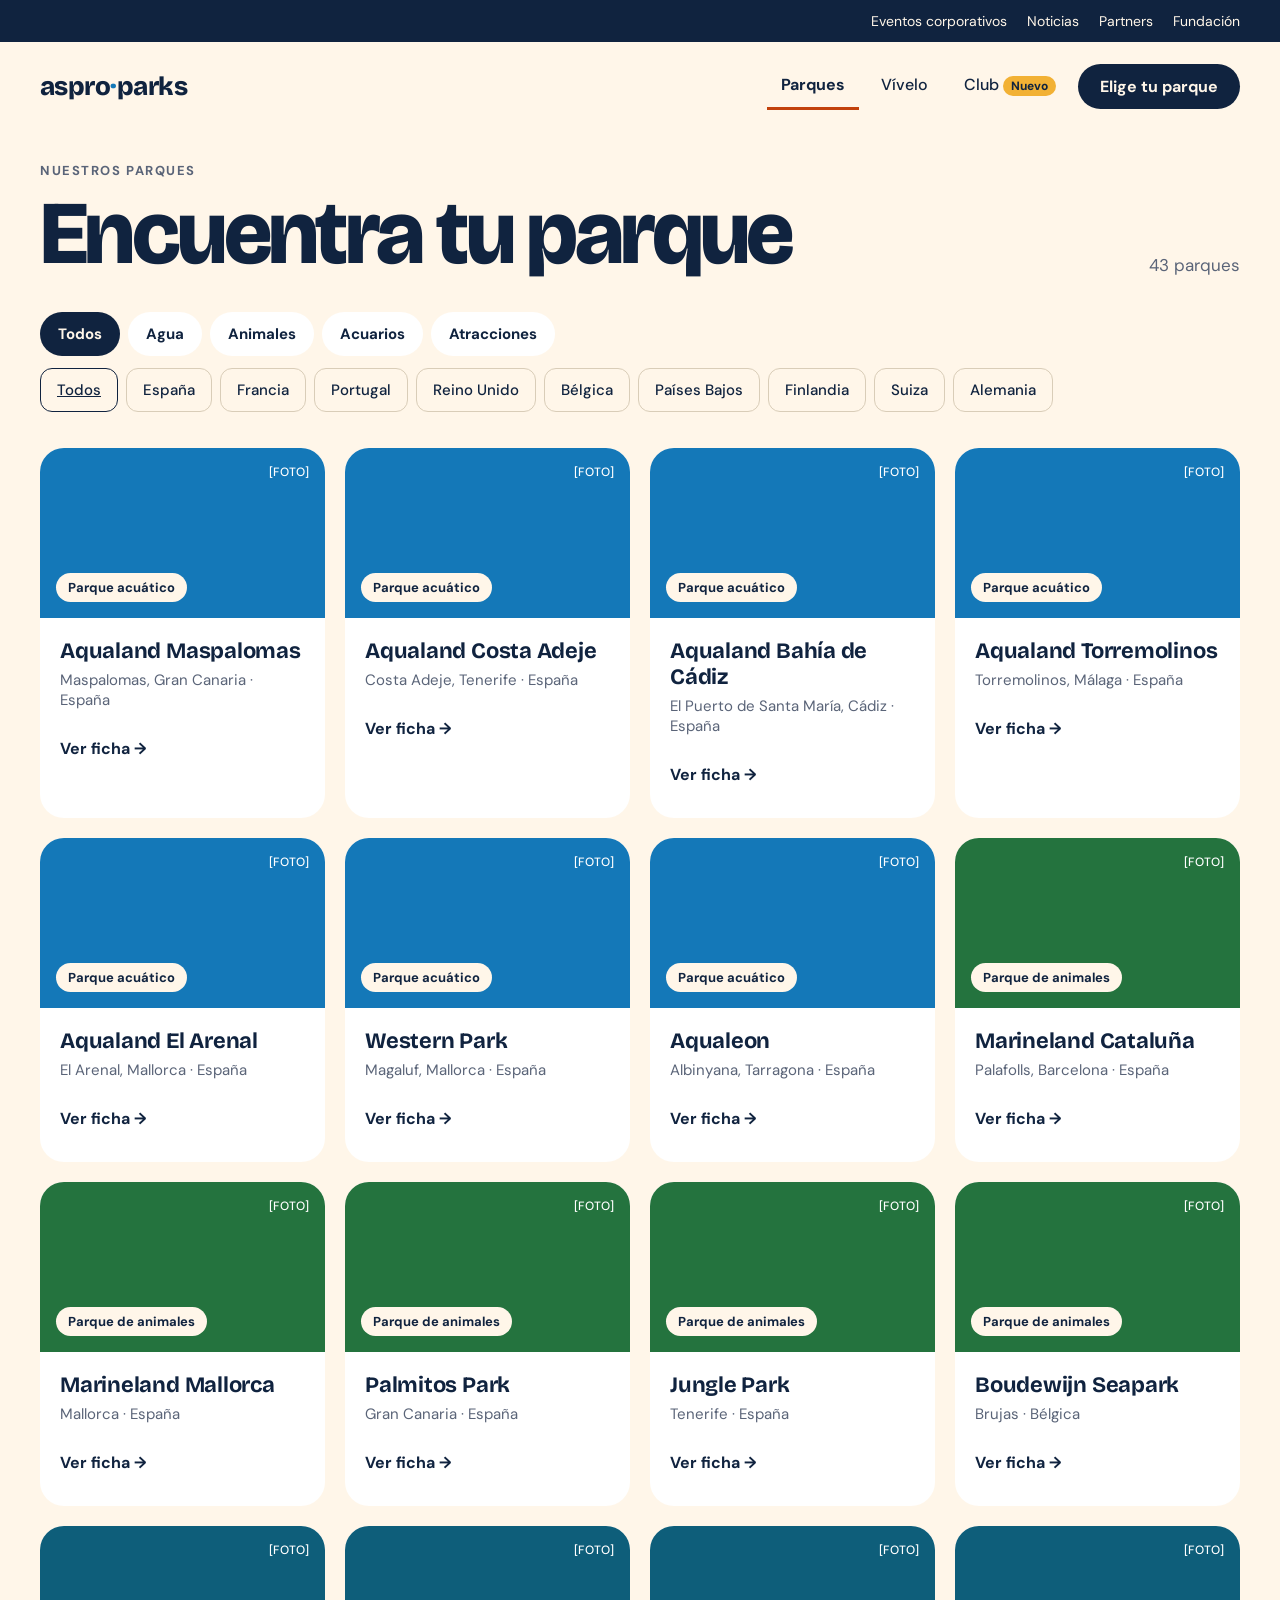
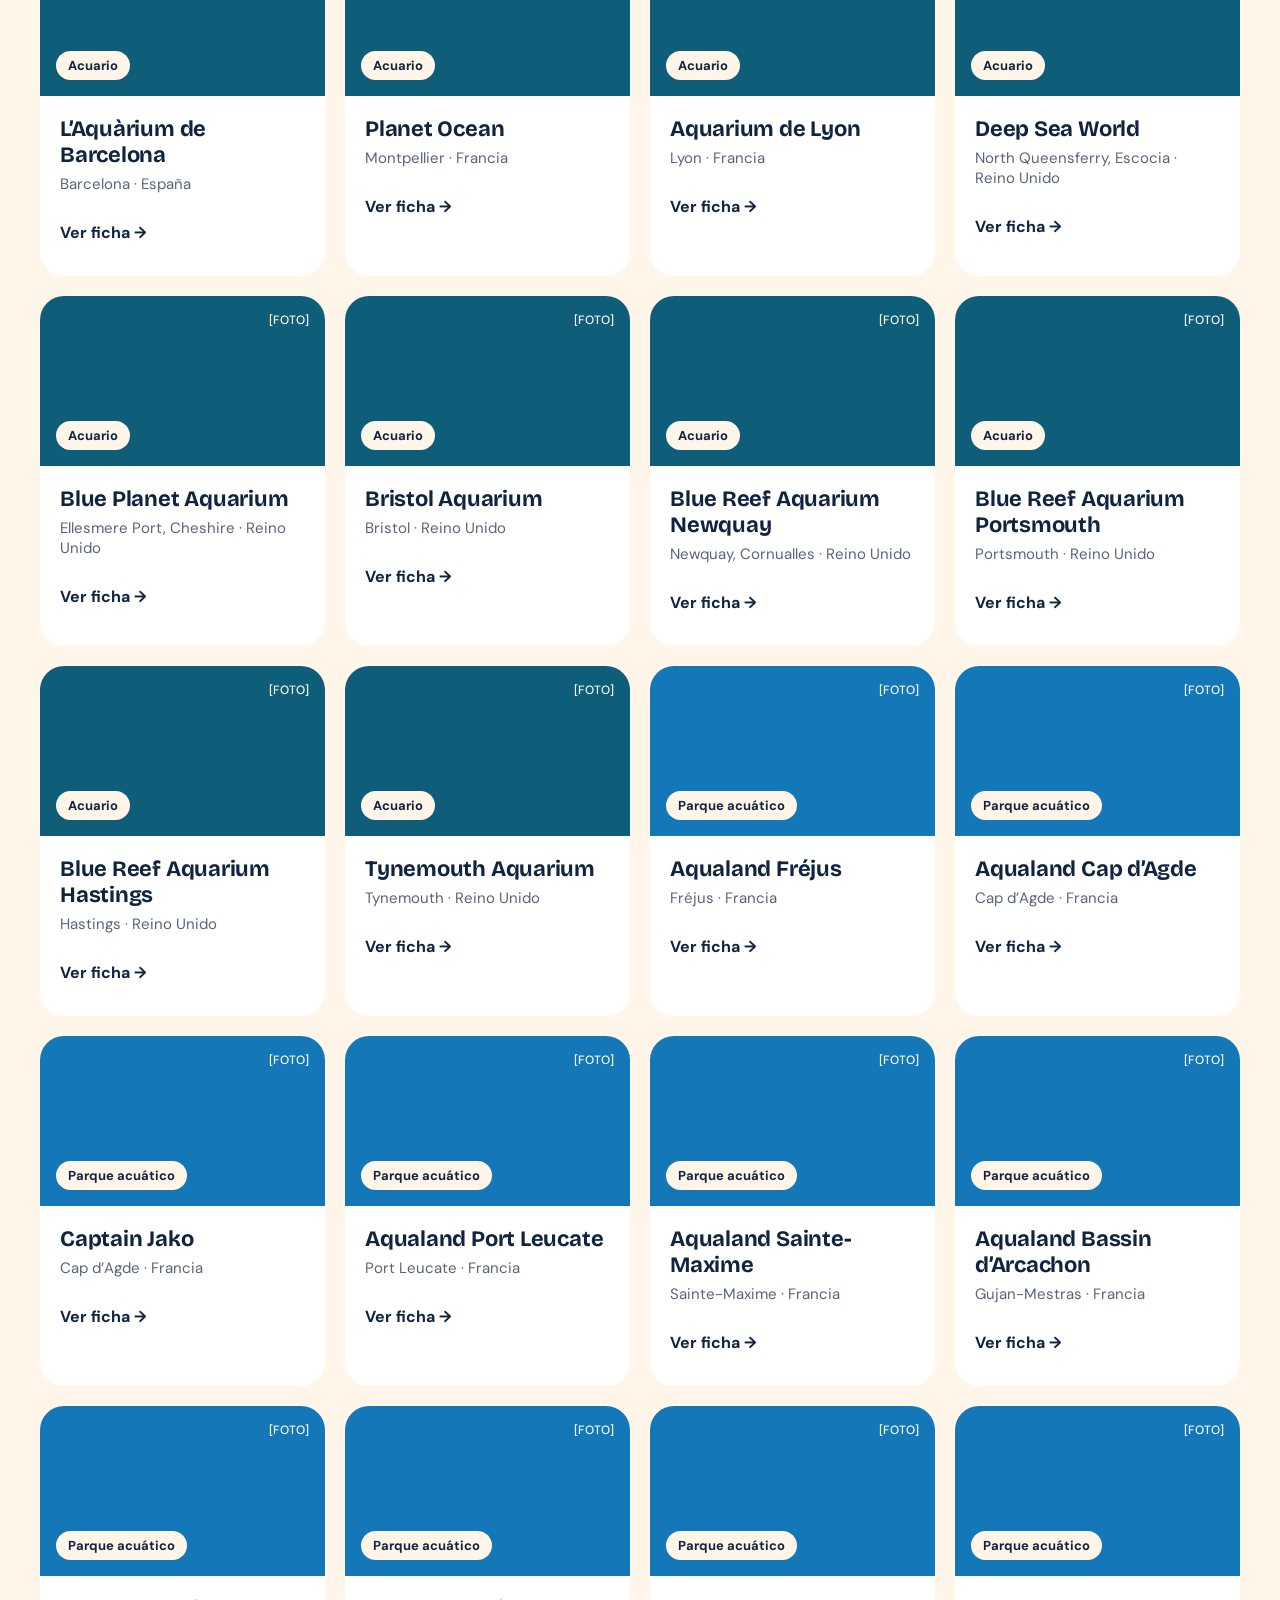
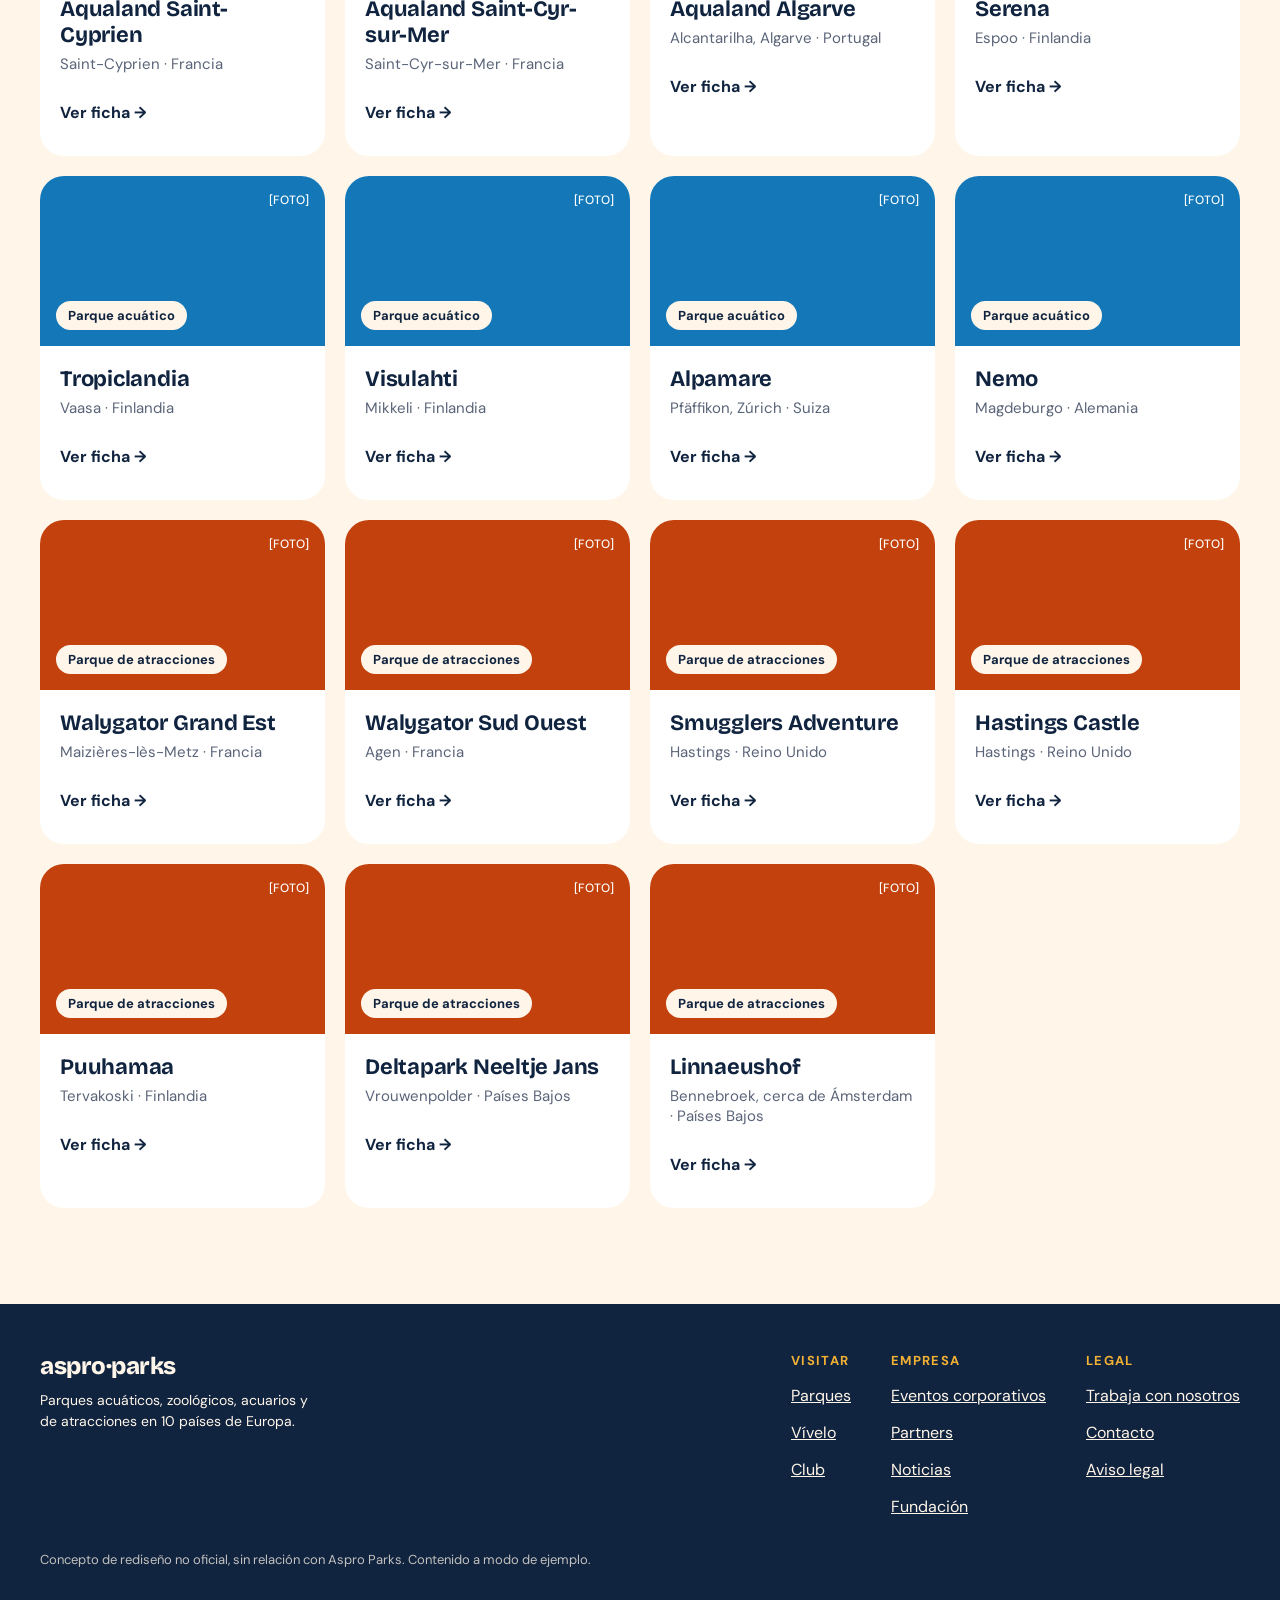
<file: parques.html>
<!doctype html>
<html lang="es">
<head>
<meta charset="utf-8">
<meta name="viewport" content="width=device-width, initial-scale=1">
<title>Aspro Parks — Parques (concepto)</title>
<link rel="preconnect" href="https://fonts.googleapis.com">
<link href="https://fonts.googleapis.com/css2?family=Bricolage+Grotesque:opsz,wght@12..96,500;12..96,700;12..96,800&family=DM+Sans:wght@400;500;700&display=swap" rel="stylesheet">
<link rel="stylesheet" href="assets/styles.css">
<style>
.country { cursor: pointer; min-height: 44px; padding: 8px 16px; border-radius: 12px; border: 1.5px solid var(--line); background: transparent; color: var(--ink); font: 500 15px var(--sans); }
.country[aria-pressed="true"] { border-color: var(--ink); text-decoration: underline; }
.park-grid { display: grid; grid-template-columns: repeat(auto-fill, minmax(260px, 1fr)); gap: 20px; margin: 36px 0 0; }
.park { border-radius: 24px; background: #fff; overflow: hidden; display: flex; flex-direction: column; }
.park-top { height: 170px; position: relative; display: flex; align-items: flex-end; padding: 16px; }
.park-photo { position: absolute; top: 16px; right: 16px; color: #fff; font-size: 12px; font-weight: 500; }
.park-body { padding: 20px 20px 22px; display: flex; flex-direction: column; gap: 6px; flex: 1; }
.park-name { margin: 0; font-family: var(--display); font-weight: 700; font-size: 22px; letter-spacing: -.01em; }
.park-place { margin: 0; color: var(--muted); font-size: 15px; }
.park-open { cursor: pointer; align-self: flex-start; margin-top: 10px; min-height: 44px; padding: 0; border: 0; background: transparent; color: var(--ink); font: 700 16px var(--sans); }
.info { padding: 14px 16px; border-radius: 16px; background: #fff; }
.info-l { margin: 0; font-size: 13px; color: var(--muted); }
.info-v { margin: 4px 0 0; font-weight: 700; }
</style>
</head>
<body data-page="parques" data-accent="#1478B8">
<div id="site-header"></div>

<main class="sec-first sec-last">
  <div class="wrap">
    <p class="kicker">Nuestros parques</p>
    <div class="row-wrap between">
      <h1 class="display">Encuentra tu parque</h1>
      <p id="result-label" role="status" style="margin: 0; color: var(--muted); font-size: 17px"></p>
    </div>
    <div id="tabs" role="group" aria-label="Tipo de parque" style="display: flex; flex-wrap: wrap; gap: 8px; margin: 36px 0 0"></div>
    <div id="countries" role="group" aria-label="País" style="display: flex; flex-wrap: wrap; gap: 8px; margin: 12px 0 0"></div>
    <div id="grid" class="park-grid"></div>
    <div id="empty" hidden style="margin: 36px 0 0; padding: 40px; border-radius: 24px; background: #fff; text-align: center">
      <p style="margin: 0; font-size: 18px">No hay parques de este tipo en ese país… todavía.</p>
      <button type="button" id="reset" class="chip" style="margin-top: 16px; background: var(--ink); color: var(--cream)">Ver todos</button>
    </div>
  </div>
</main>

<div id="modal" class="modal" hidden>
  <button type="button" class="modal-backdrop" data-close aria-label="Cerrar ficha"></button>
  <div class="modal-box" role="dialog" aria-modal="true" aria-labelledby="m-name">
    <div id="m-top" style="height: 200px; position: relative; display: flex; align-items: flex-end; padding: 24px">
      <span id="m-type" class="pill"></span>
      <span style="position: absolute; top: 24px; left: 24px; color: #fff; font-size: 13px; font-weight: 500">[FOTO DEL PARQUE]</span>
      <button type="button" data-close aria-label="Cerrar" style="position: absolute; top: 16px; right: 16px; width: 44px; height: 44px; border-radius: 999px; border: 0; background: var(--cream); cursor: pointer; display: flex; align-items: center; justify-content: center">
        <svg aria-hidden="true" width="18" height="18" viewBox="0 0 24 24" fill="none" stroke="#10233F" stroke-width="2.5" stroke-linecap="round"><path d="M6 6l12 12M18 6L6 18"></path></svg>
      </button>
    </div>
    <div style="padding: 28px 28px 32px">
      <h2 id="m-name" style="margin: 0; font-family: var(--display); font-weight: 800; font-size: 34px; line-height: 1.05; letter-spacing: -.02em"></h2>
      <p id="m-place" style="margin: 8px 0 0; color: var(--muted); font-size: 16px"></p>
      <p id="m-desc" style="margin: 18px 0 0; font-size: 17px; line-height: 1.6; color: var(--body)"></p>
      <div style="display: grid; grid-template-columns: repeat(2, minmax(0, 1fr)); gap: 10px; margin: 22px 0 0">
        <div class="info"><p class="info-l">Temporada</p><p class="info-v">[Por confirmar]</p></div>
        <div class="info"><p class="info-l">Entrada desde</p><p class="info-v">[— €]</p></div>
        <div class="info"><p class="info-l">Ideal para</p><p id="m-ideal" class="info-v"></p></div>
        <div class="info"><p class="info-l">Horario hoy</p><p class="info-v">[—]</p></div>
      </div>
      <div style="display: flex; flex-wrap: wrap; gap: 12px; margin: 26px 0 0">
        <a id="m-url" href="#" target="_blank" rel="noopener" class="btn btn-dark" style="padding: 14px 24px">Web oficial del parque</a>
        <a href="vivelo.html" style="padding: 14px 8px; font-weight: 700">Súbete en primera persona →</a>
      </div>
    </div>
  </div>
</div>

<div id="site-footer"></div>
<script src="assets/site.js"></script>
<script src="assets/parques.js"></script>
</body>
</html>
</file>
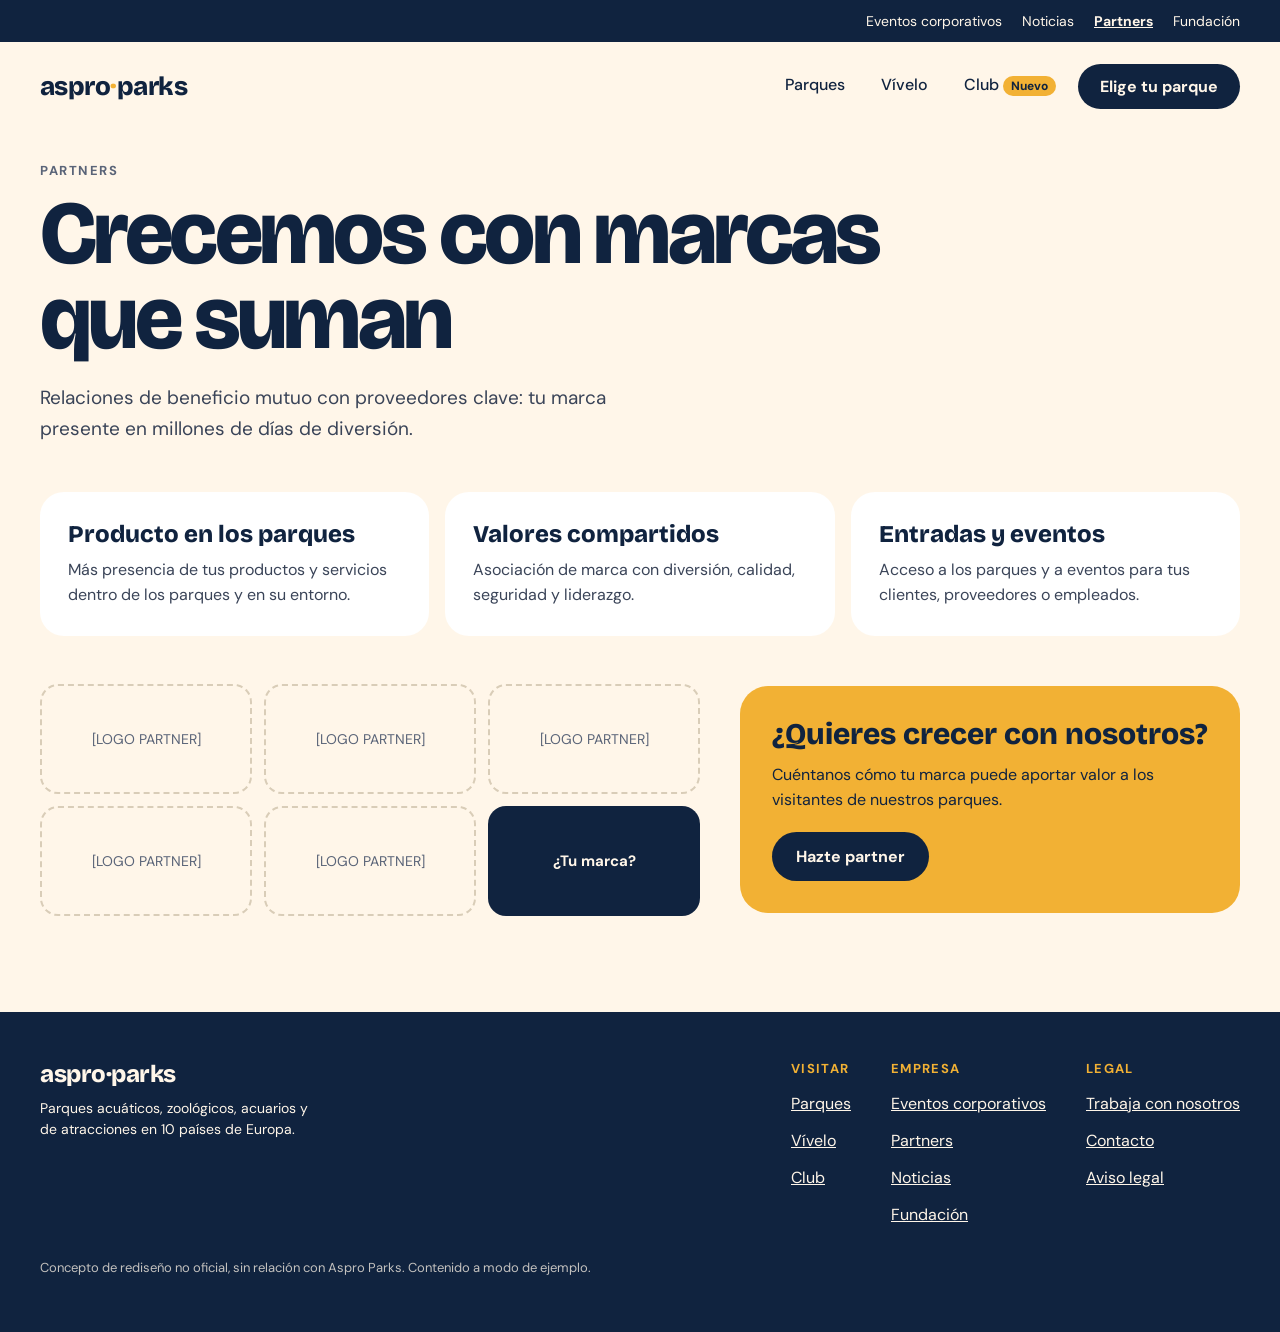
<file: partners.html>
<!doctype html>
<html lang="es">
<head>
<meta charset="utf-8">
<meta name="viewport" content="width=device-width, initial-scale=1">
<title>Aspro Parks — Partners (concepto)</title>
<link rel="preconnect" href="https://fonts.googleapis.com">
<link href="https://fonts.googleapis.com/css2?family=Bricolage+Grotesque:opsz,wght@12..96,500;12..96,700;12..96,800&family=DM+Sans:wght@400;500;700&display=swap" rel="stylesheet">
<link rel="stylesheet" href="assets/styles.css">
<style>
.offer-t { margin: 0; font-family: var(--display); font-weight: 800; font-size: 24px; }
.offer-d { margin: 10px 0 0; line-height: 1.55; color: var(--body); }
.logo-slot { height: 110px; border-radius: 18px; }
</style>
</head>
<body data-page="partners" data-accent="#F2B134">
<div id="site-header"></div>

<main>
  <section class="sec-first">
    <div class="wrap">
      <p class="kicker">Partners</p>
      <h1 class="display" style="max-width: 900px">Crecemos con marcas que suman</h1>
      <p class="lead">Relaciones de beneficio mutuo con proveedores clave: tu marca presente en millones de días de diversión.</p>
    </div>
  </section>

  <section aria-label="Qué ofrecemos" style="padding: 48px 24px 0">
    <div class="wrap grid-auto">
      <div class="card" style="padding: 28px"><h2 class="offer-t">Producto en los parques</h2><p class="offer-d">Más presencia de tus productos y servicios dentro de los parques y en su entorno.</p></div>
      <div class="card" style="padding: 28px"><h2 class="offer-t">Valores compartidos</h2><p class="offer-d">Asociación de marca con diversión, calidad, seguridad y liderazgo.</p></div>
      <div class="card" style="padding: 28px"><h2 class="offer-t">Entradas y eventos</h2><p class="offer-d">Acceso a los parques y a eventos para tus clientes, proveedores o empleados.</p></div>
    </div>
  </section>

  <section aria-label="Marcas asociadas" style="padding: 48px 24px 96px">
    <div class="wrap" style="display: flex; flex-wrap: wrap; align-items: center; gap: 40px">
      <div style="flex: 1 1 520px; display: grid; grid-template-columns: repeat(3, minmax(0, 1fr)); gap: 12px">
        <div class="placeholder logo-slot">[LOGO PARTNER]</div>
        <div class="placeholder logo-slot">[LOGO PARTNER]</div>
        <div class="placeholder logo-slot">[LOGO PARTNER]</div>
        <div class="placeholder logo-slot">[LOGO PARTNER]</div>
        <div class="placeholder logo-slot">[LOGO PARTNER]</div>
        <div class="logo-slot" style="background: var(--ink); color: var(--cream); display: flex; align-items: center; justify-content: center; font-weight: 700; font-size: 15px">¿Tu marca?</div>
      </div>
      <div style="flex: 1 1 360px; padding: 32px; border-radius: 28px; background: var(--sun)">
        <p style="margin: 0; font-family: var(--display); font-weight: 800; font-size: 30px; line-height: 1.1">¿Quieres crecer con nosotros?</p>
        <p style="margin: 12px 0 0; line-height: 1.55">Cuéntanos cómo tu marca puede aportar valor a los visitantes de nuestros parques.</p>
        <a href="#" class="btn btn-dark" style="margin-top: 20px; padding: 14px 24px">Hazte partner</a>
      </div>
    </div>
  </section>
</main>

<div id="site-footer"></div>
<script src="assets/site.js"></script>
</body>
</html>
</file>
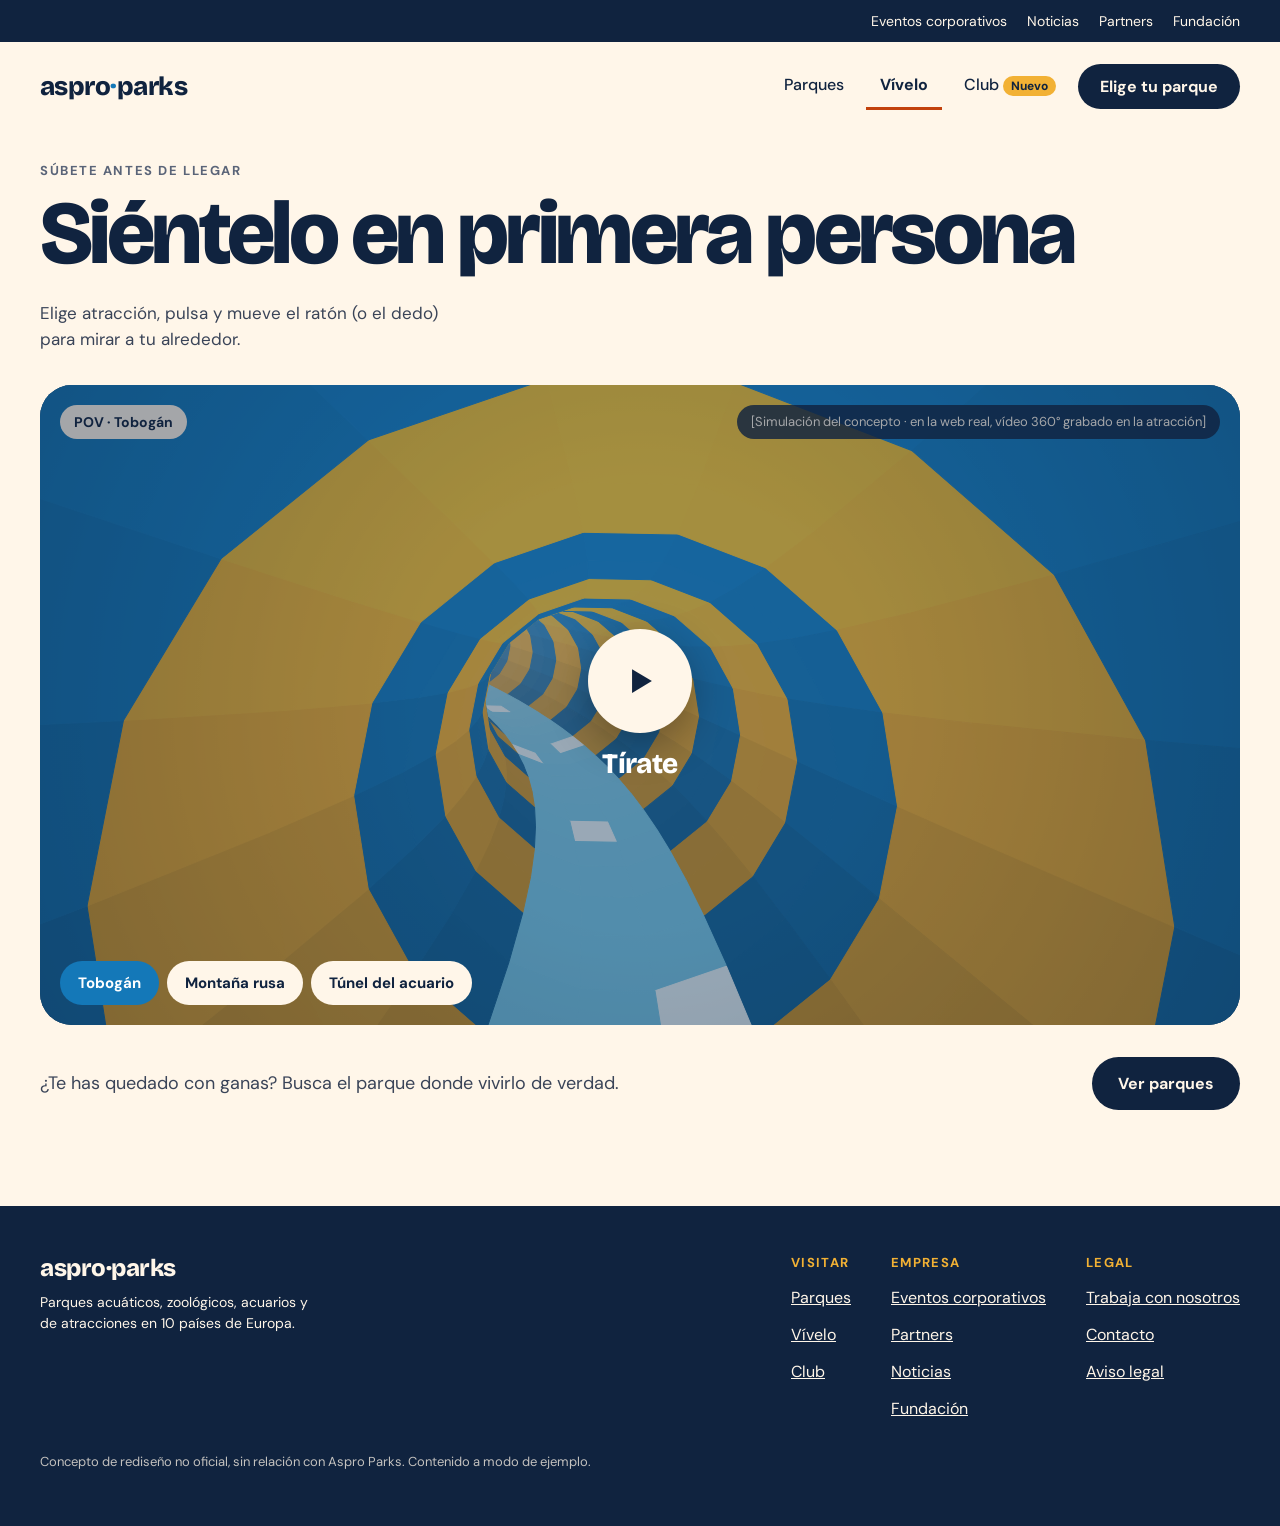
<file: vivelo.html>
<!doctype html>
<html lang="es">
<head>
<meta charset="utf-8">
<meta name="viewport" content="width=device-width, initial-scale=1">
<title>Aspro Parks — Vívelo (concepto)</title>
<link rel="preconnect" href="https://fonts.googleapis.com">
<link href="https://fonts.googleapis.com/css2?family=Bricolage+Grotesque:opsz,wght@12..96,500;12..96,700;12..96,800&family=DM+Sans:wght@400;500;700&display=swap" rel="stylesheet">
<link rel="stylesheet" href="assets/styles.css">
<style>
.stage { position: relative; height: 640px; border-radius: 32px; overflow: hidden; background: var(--ink); touch-action: pan-y; }
.stage canvas { position: absolute; inset: 0; width: 100%; height: 100%; display: block; }
.stage-top { position: absolute; top: 20px; left: 20px; right: 20px; display: flex; flex-wrap: wrap; justify-content: space-between; gap: 10px; pointer-events: none; }
.stage-tag { padding: 8px 14px; border-radius: 999px; font-size: 13px; }
.stage-overlay { position: absolute; inset: 0; background: rgba(16,35,63,.38); display: flex; flex-direction: column; align-items: center; justify-content: center; gap: 14px; }
.play-btn { cursor: pointer; width: 104px; height: 104px; border-radius: 999px; border: 0; background: var(--cream); display: flex; align-items: center; justify-content: center; box-shadow: 0 12px 40px rgba(0,0,0,.3); }
.stage-bottom { position: absolute; left: 20px; right: 20px; bottom: 20px; display: flex; flex-wrap: wrap; align-items: center; justify-content: space-between; gap: 10px; }
.pause-btn { cursor: pointer; width: 48px; height: 48px; border-radius: 999px; border: 0; background: var(--cream); display: flex; align-items: center; justify-content: center; }
@media (max-width: 640px) { .stage { height: 480px; } }
</style>
</head>
<body data-page="vivelo" data-accent="#1478B8">
<div id="site-header"></div>

<main class="sec-first sec-last">
  <div class="wrap">
    <div class="row-wrap between" style="margin: 0 0 32px">
      <div>
        <p class="kicker">Súbete antes de llegar</p>
        <h1 class="display">Siéntelo en primera persona</h1>
      </div>
      <p style="margin: 0; max-width: 420px; color: var(--body); font-size: 17px; line-height: 1.55">Elige atracción, pulsa y mueve el ratón (o el dedo) para mirar a tu alrededor.</p>
    </div>

    <div id="stage" class="stage">
      <canvas id="ride" role="img" aria-label="Simulación en primera persona bajando por un tobogán de tubo"></canvas>
      <div class="stage-top">
        <span id="ride-tag" class="stage-tag" style="background: var(--cream); color: var(--ink); font-weight: 700; font-size: 14px">POV · Tobogán</span>
        <span class="stage-tag" style="background: rgba(16,35,63,.82); color: var(--cream)">[Simulación del concepto · en la web real, vídeo 360° grabado en la atracción]</span>
      </div>
      <div id="overlay" class="stage-overlay">
        <button type="button" id="play" class="play-btn" aria-label="Tírate">
          <svg aria-hidden="true" width="38" height="38" viewBox="0 0 24 24"><path d="M7 4.5v15l12.5-7.5z" fill="#10233F"></path></svg>
        </button>
        <span id="cta" style="color: #fff; font-family: var(--display); font-weight: 800; font-size: 28px; letter-spacing: -.02em">Tírate</span>
      </div>
      <div class="stage-bottom">
        <div id="rides" role="group" aria-label="Atracción" style="display: flex; flex-wrap: wrap; gap: 8px"></div>
        <button type="button" id="pause" class="pause-btn" aria-label="Pausar" hidden>
          <svg aria-hidden="true" width="18" height="18" viewBox="0 0 24 24"><path d="M6 4h4v16H6zM14 4h4v16h-4z" fill="#10233F"></path></svg>
        </button>
      </div>
    </div>

    <div class="row-wrap" style="align-items: center; justify-content: space-between; margin: 32px 0 0; gap: 16px">
      <p style="margin: 0; font-size: 18px; color: var(--body)">¿Te has quedado con ganas? Busca el parque donde vivirlo de verdad.</p>
      <a href="parques.html" class="btn btn-dark">Ver parques</a>
    </div>
  </div>
</main>

<div id="site-footer"></div>
<script src="assets/site.js"></script>
<script src="assets/vivelo.js"></script>
</body>
</html>
</file>
<file: assets/styles.css>
/* Aspro Parks — concepto de rediseño */
:root {
  --ink: #10233F;
  --cream: #FFF6E9;
  --muted: #5A6478;
  --body: #3A4458;
  --line: #D9CDB8;
  --sea: #1478B8;
  --jungle: #24733E;
  --deep: #0E5E7A;
  --clay: #C2410C;
  --sun: #F2B134;
  --display: 'Bricolage Grotesque', sans-serif;
  --sans: 'DM Sans', system-ui, sans-serif;
}

* { box-sizing: border-box; }
[hidden] { display: none !important; }
body { margin: 0; background: var(--cream); color: var(--ink); font-family: var(--sans); }
a { color: var(--ink); }
a:hover { color: var(--clay); }
button { font-family: var(--sans); }
img { max-width: 100%; }

.wrap { max-width: 1200px; margin: 0 auto; }
.sec { padding: 96px 24px 0; }
.sec-first { padding: 32px 24px 0; }
.sec-last { padding-bottom: 96px; }

.kicker { margin: 0 0 12px; font-weight: 700; letter-spacing: .12em; text-transform: uppercase; font-size: 13px; color: var(--muted); }
.display { margin: 0; font-family: var(--display); font-weight: 800; font-size: clamp(44px, 7vw, 96px); line-height: .95; letter-spacing: -.04em; }
.h2 { margin: 0; font-family: var(--display); font-weight: 800; font-size: clamp(36px, 5vw, 64px); line-height: 1; letter-spacing: -.03em; }
.lead { margin: 22px 0 0; max-width: 620px; font-size: 19px; line-height: 1.6; color: var(--body); }

.btn { display: inline-block; padding: 16px 26px; border-radius: 999px; font-weight: 700; text-decoration: none; border: 0; cursor: pointer; font-size: 16px; }
.btn-dark { background: var(--ink); color: var(--cream); }
.btn-dark:hover { color: var(--cream); background: #1d3a63; }
.btn-light { background: var(--cream); color: var(--ink); }
.btn-sun { background: var(--sun); color: var(--ink); }

.card { border-radius: 24px; background: #fff; }
.ap-card { transition: transform .2s ease, box-shadow .2s ease; }
.ap-card:hover { transform: translateY(-6px); box-shadow: 0 18px 40px rgba(16,35,63,.16); }

.pill { display: inline-block; padding: 6px 12px; border-radius: 999px; background: var(--cream); color: var(--ink); font-weight: 700; font-size: 13px; }
.placeholder { border: 2px dashed var(--line); border-radius: 24px; display: flex; align-items: center; justify-content: center; text-align: center; color: var(--muted); font-size: 14px; padding: 16px; }

.grid-auto { display: grid; grid-template-columns: repeat(auto-fit, minmax(260px, 1fr)); gap: 16px; }
.row-wrap { display: flex; flex-wrap: wrap; gap: 24px; }
.between { justify-content: space-between; align-items: flex-end; }

.chip { cursor: pointer; min-height: 44px; padding: 10px 18px; border-radius: 999px; border: 0; font: 700 15px var(--sans); }

/* Header */
.util-bar { background: var(--ink); color: var(--cream); padding: 0 24px; }
.util-bar nav { max-width: 1200px; margin: 0 auto; display: flex; flex-wrap: wrap; justify-content: flex-end; gap: 4px 20px; }
.util-bar a { color: var(--cream); font-size: 14px; padding: 12px 0; text-decoration: none; }
.util-bar a[aria-current="page"] { text-decoration: underline; font-weight: 700; }
.site-header { padding: 20px 24px; }
.site-header nav { max-width: 1200px; margin: 0 auto; display: flex; flex-wrap: wrap; align-items: center; justify-content: space-between; gap: 16px; }
.logo { font-family: var(--display); font-weight: 800; font-size: 26px; letter-spacing: -.02em; text-decoration: none; color: var(--ink); }
.nav-links { display: flex; flex-wrap: wrap; align-items: center; gap: 8px; }
.nav-links a.nav-item { padding: 12px 14px; font-weight: 500; text-decoration: none; border-bottom: 3px solid transparent; }
.nav-links a.nav-item[aria-current="page"] { font-weight: 700; border-bottom-color: var(--clay); }
.badge-new { margin-left: 4px; padding: 2px 8px; border-radius: 999px; background: var(--sun); color: var(--ink); font-size: 12px; font-weight: 700; }
.nav-cta { padding: 12px 22px; border-radius: 999px; background: var(--ink); color: var(--cream) !important; font-weight: 700; text-decoration: none; }

/* Footer */
.site-footer { margin-top: 0; padding: 48px 24px 56px; background: var(--ink); color: var(--cream); }
.site-footer .inner { max-width: 1200px; margin: 0 auto; display: flex; flex-wrap: wrap; justify-content: space-between; gap: 32px; }
.site-footer a { color: var(--cream); padding: 6px 0; }
.site-footer .col { display: flex; flex-direction: column; gap: 4px; }
.site-footer .col-title { margin: 0 0 6px; font-weight: 700; font-size: 13px; letter-spacing: .1em; text-transform: uppercase; color: var(--sun); }
.concept-note { margin: 28px auto 0; max-width: 1200px; font-size: 13px; opacity: .75; }

/* Modal */
.modal { position: fixed; inset: 0; z-index: 50; display: flex; align-items: center; justify-content: center; padding: 16px; }
.modal[hidden] { display: none; }
.modal-backdrop { position: absolute; inset: 0; border: 0; background: rgba(16,35,63,.55); cursor: pointer; }
.modal-box { position: relative; width: 100%; max-width: 640px; max-height: 90vh; overflow-y: auto; border-radius: 28px; background: var(--cream); box-shadow: 0 30px 80px rgba(0,0,0,.35); }

/* Forms */
.field { display: flex; flex-direction: column; gap: 6px; font-weight: 500; font-size: 14px; }
.field input, .field select, .field textarea { min-height: 44px; padding: 0 14px; border-radius: 12px; border: 1.5px solid var(--line); font: 16px var(--sans); background: #fff; }
.field textarea { padding: 10px 14px; resize: vertical; }

@media (prefers-reduced-motion: reduce) {
  .ap-card, .ap-card:hover { transition: none; transform: none; }
}
</file>
